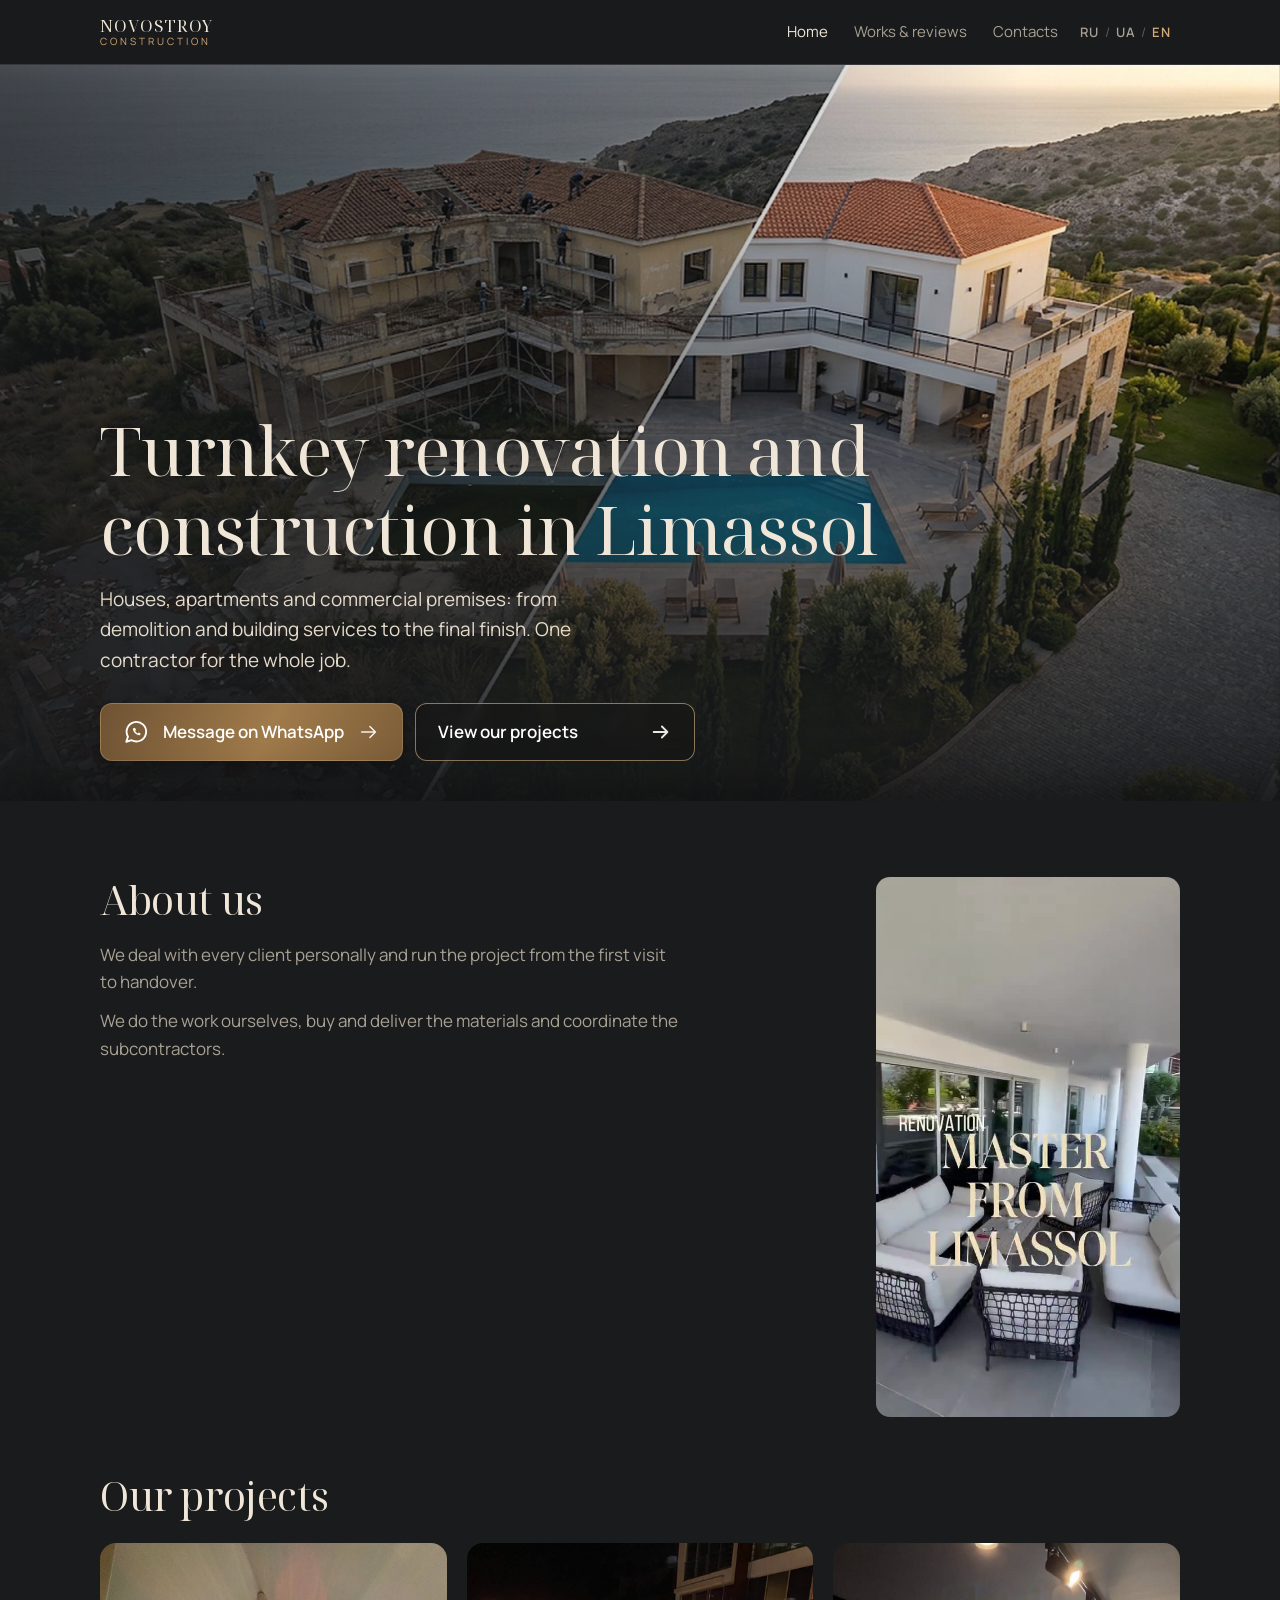
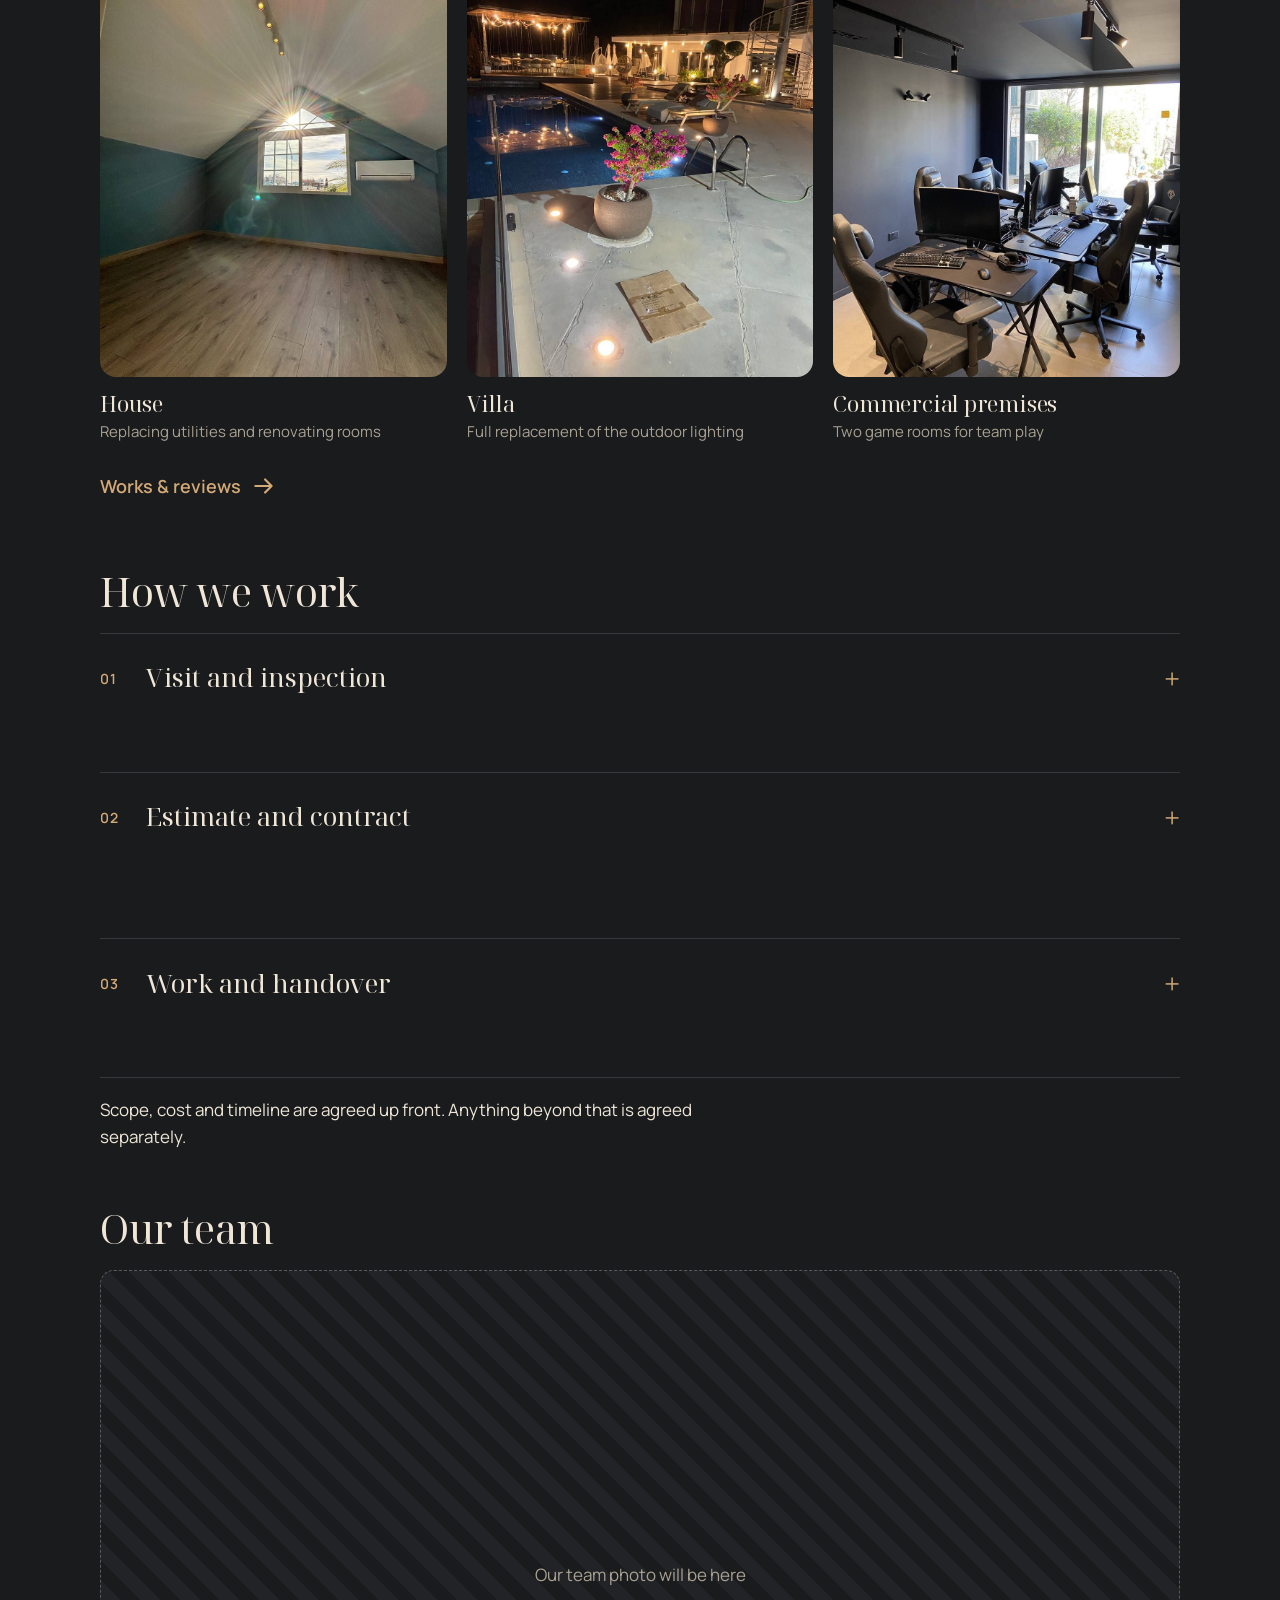
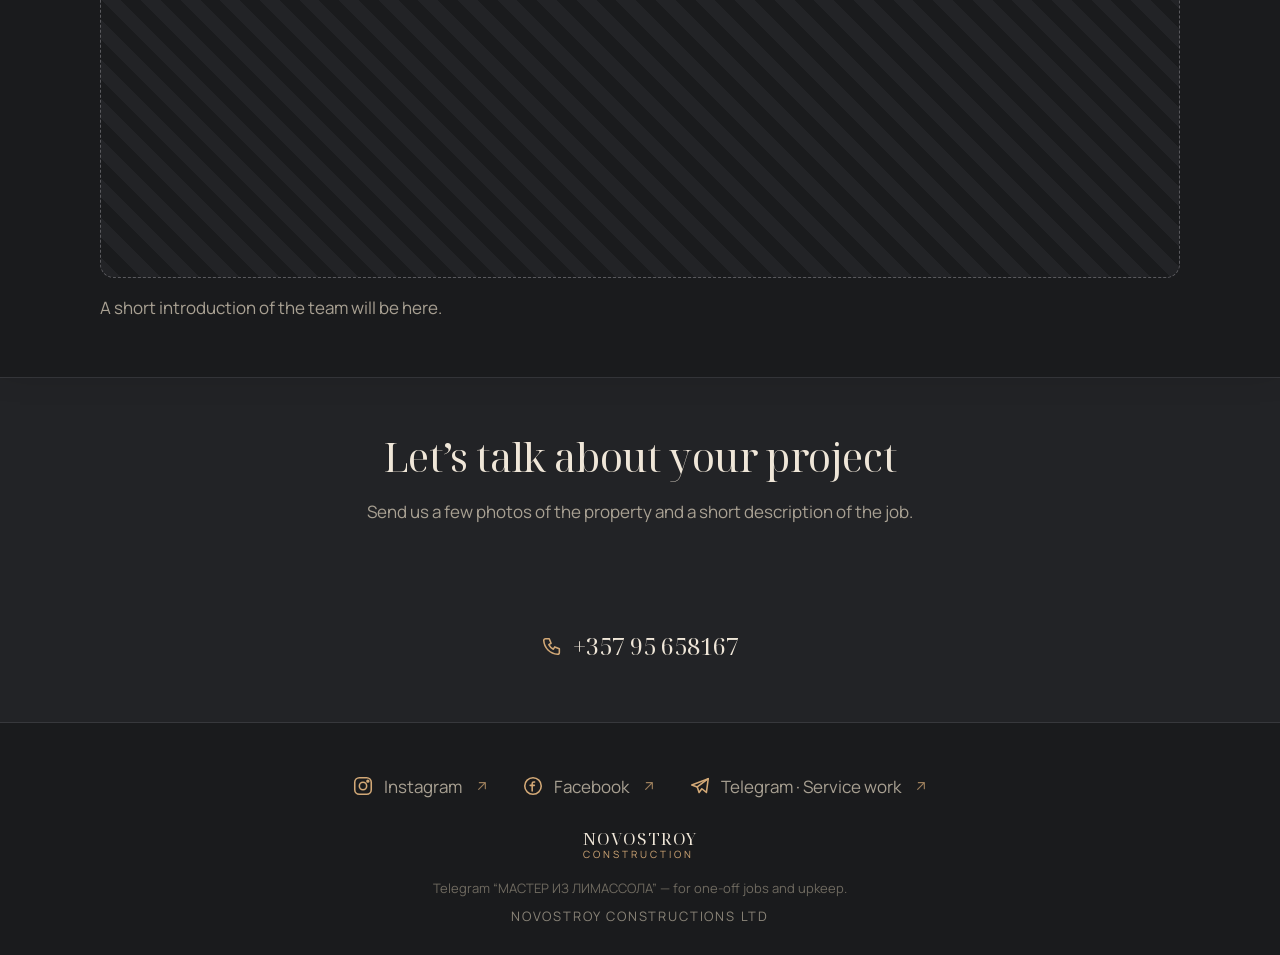
<file: index.html>
<!doctype html>
<html lang="ru">
<head>
<meta charset="utf-8">
<meta name="viewport" content="width=device-width, initial-scale=1, viewport-fit=cover">
<title>Ремонт под ключ в Лимассоле — Novostroy Construction</title>
<meta name="description" content="Ремонт под ключ в Лимассоле: квартиры, дома и коммерческие помещения. Электрика, кровля и гидроизоляция, кондиционирование, покраска, фасады. Выезд, смета и договор. Novostroy Construction.">
<link rel="canonical" href="https://novostroyconstruction.com.cy/">
<meta property="og:title" content="Ремонт под ключ в Лимассоле — Novostroy Construction">
<meta property="og:description" content="Ремонт под ключ в Лимассоле: квартиры, дома и коммерческие помещения. Электрика, кровля и гидроизоляция, кондиционирование, покраска, фасады. Выезд, смета и договор. Novostroy Construction.">
<meta property="og:type" content="website">
<meta property="og:url" content="https://novostroyconstruction.com.cy/">
<meta property="og:image" content="https://novostroyconstruction.com.cy/img/og.jpg">
<meta property="og:image:width" content="1200">
<meta property="og:image:height" content="630">
<meta property="og:image:alt" content="Novostroy Construction: ремонт и строительство под ключ в Лимассоле, до и после">
<meta property="og:site_name" content="Novostroy Construction">
<meta property="og:locale" content="ru_RU">
<meta name="twitter:card" content="summary_large_image">
<script type="application/ld+json">{"@context": "https://schema.org", "@type": "GeneralContractor", "name": "Novostroy Construction", "legalName": "NOVOSTROY CONSTRUCTIONS LTD", "url": "https://novostroyconstruction.com.cy/", "logo": "https://novostroyconstruction.com.cy/img/logo-mark.png", "image": "https://novostroyconstruction.com.cy/img/og.jpg", "telephone": "+35795658167", "description": "Ремонт и строительство под ключ в Лимассоле: дома, квартиры и коммерческие помещения, электрика, кровля и гидроизоляция, кондиционирование, покраска и фасады.", "areaServed": {"@type": "City", "name": "Limassol"}, "address": {"@type": "PostalAddress", "addressLocality": "Limassol", "addressCountry": "CY"}, "sameAs": ["https://www.instagram.com/novostroy.lim", "https://www.facebook.com/share/1E5EbctnuZ/", "https://t.me/MASTER_LIMASSOL"]}</script>
<link rel="icon" href="img/favicon.png">
<link rel="preconnect" href="https://fonts.googleapis.com">
<link rel="preconnect" href="https://fonts.gstatic.com" crossorigin>
<link href="https://fonts.googleapis.com/css2?family=Manrope:wght@400;500;600;700&family=Noto+Serif+Display:wght@400;500&display=swap" rel="stylesheet">
<link rel="stylesheet" href="css/base.css?v=31">
<link rel="stylesheet" href="css/home.css?v=31">
<script>document.documentElement.classList.add('js')</script>
</head>
<body data-page="home" data-title="title_home">
<div id="site-header"></div>
<main>
  <div class="hero">
    <div class="hs" data-hs><img src="img/hero-1.jpg" width="1920" alt="" class="on" fetchpriority="high"><img src="img/hero-2.jpg" width="1920" alt="" loading="lazy" decoding="async"><img src="img/hero-4.jpg" width="1920" alt="" loading="lazy" decoding="async"><img src="img/hero-3.jpg" width="1920" alt="" loading="lazy" decoding="async"></div>
    <div class="wrap">
      <h1 data-t="h_title">Ремонт и строительство под ключ в Лимассоле</h1>
      <p data-t="h_text">Дома, квартиры и коммерческие помещения: от демонтажа и инженерных систем до отделки. Один подрядчик на весь объект.</p>
      <div class="hbs"><a class="btn wal hb" href="#"></a><a class="btn ghost hb" href="works"><span data-t="h_btn">Посмотреть проекты</span><svg class="ar" viewBox="0 0 24 24" fill="none" stroke="currentColor" stroke-width="2" stroke-linecap="round" stroke-linejoin="round"><path d="M4 12h15M13 6l6 6-6 6"/></svg></a></div>
    </div>
  </div>

  <div class="sheet">
    <section>
      <div class="wrap two rvl">
        <div><h2 data-t="ab_h">О компании</h2><p data-t="ab_p1">С каждым клиентом общаемся лично и ведём объект от первого осмотра до сдачи.</p><p data-t="ab_p2">Работы выполняем сами, материалы закупаем и привозим, подрядчиков координируем.</p></div>
        <div class="vid intro"><video muted loop playsinline preload="none" poster="video/intro.jpg" data-src="video/intro.mp4"></video></div>
      </div>
    </section>

    <section style="padding-top:0">
      <div class="wrap rvl">
        <h2 data-t="ex_h">Наши объекты</h2>
        <div class="trio"><a class="pc" href="house"><img src="img/house-01.jpg" width="960" height="1280" loading="lazy" decoding="async" alt="Ремонт дома 300 м² в Лимассоле, фото 1"><h3 data-t="o2">Дом</h3><p data-t="o2d">Замена коммуникаций и ремонт помещений</p></a><a class="pc" href="villa"><img src="img/villa-01.jpg" width="960" height="1280" loading="lazy" decoding="async" alt="Замена освещения на вилле, Лимассол, фото 1"><h3 data-t="o1">Вилла</h3><p data-t="o1d">Полная замена уличного освещения</p></a><a class="pc" href="game"><img src="img/game-after2.jpg" width="960" height="1280" loading="lazy" decoding="async" alt="Игровая комната в Лимассоле после ремонта"><h3 data-t="o3c">Коммерческое помещение</h3><p data-t="o3d">Две игровые комнаты для командной игры</p></a></div>
        <div class="cap">
          <a class="link" href="works"><span data-t="ex_link">Работы и отзывы</span><svg viewBox="0 0 24 24" fill="none" stroke="currentColor" stroke-width="2" stroke-linecap="round" stroke-linejoin="round"><path d="M4 12h15M13 6l6 6-6 6"/></svg></a>
        </div>
      </div>
    </section>

    <section style="padding-top:0">
      <div class="wrap rvl">
        <h2 data-t="hw_h">Как работаем</h2>
        <div class="acc">
<div class="st on"><button class="sh"><b>01</b><span data-t="s1">Выезд и осмотр</span></button><div class="sb"><div><p data-t="s1p">Приезжаем на объект, смотрим, что нужно сделать, и обсуждаем задачу.</p></div></div></div>
<div class="st"><button class="sh"><b>02</b><span data-t="s2">Смета и договор</span></button><div class="sb"><div><p data-t="s2p">Считаем стоимость и сроки, фиксируем всё в договоре до начала работ.</p></div></div></div>
<div class="st"><button class="sh"><b>03</b><span data-t="s3">Работы и сдача</span></button><div class="sb"><div><p data-t="s3p">Завершаем работы и вместе с вами проверяем результат.</p></div></div></div>
        </div>
        <p class="note" data-t="hw_note">Объём работ, стоимость и сроки согласуем заранее. Всё, что выходит за рамки, оформляем отдельно.</p>
      </div>
    </section>

    <section style="padding-top:0">
      <div class="wrap rvl">
        <h2 data-t="tm_h">Наша команда</h2>
        <div class="team"><span data-t="tm_ph">Здесь будет фото нашей команды</span></div>
        <p style="margin-top:16px" data-t="tm_p">Короткое представление команды появится здесь.</p>
      </div>
    </section>
  </div>
</main>

<div id="site-cta"></div>
<div id="site-footer"></div>
<script src="js/config.js?v=31" defer></script>
<script src="js/i18n.js?v=31" defer></script>
<script src="js/common.js?v=31" defer></script>
<script src="js/home.js?v=31" defer></script>
</body>
</html>
</file>
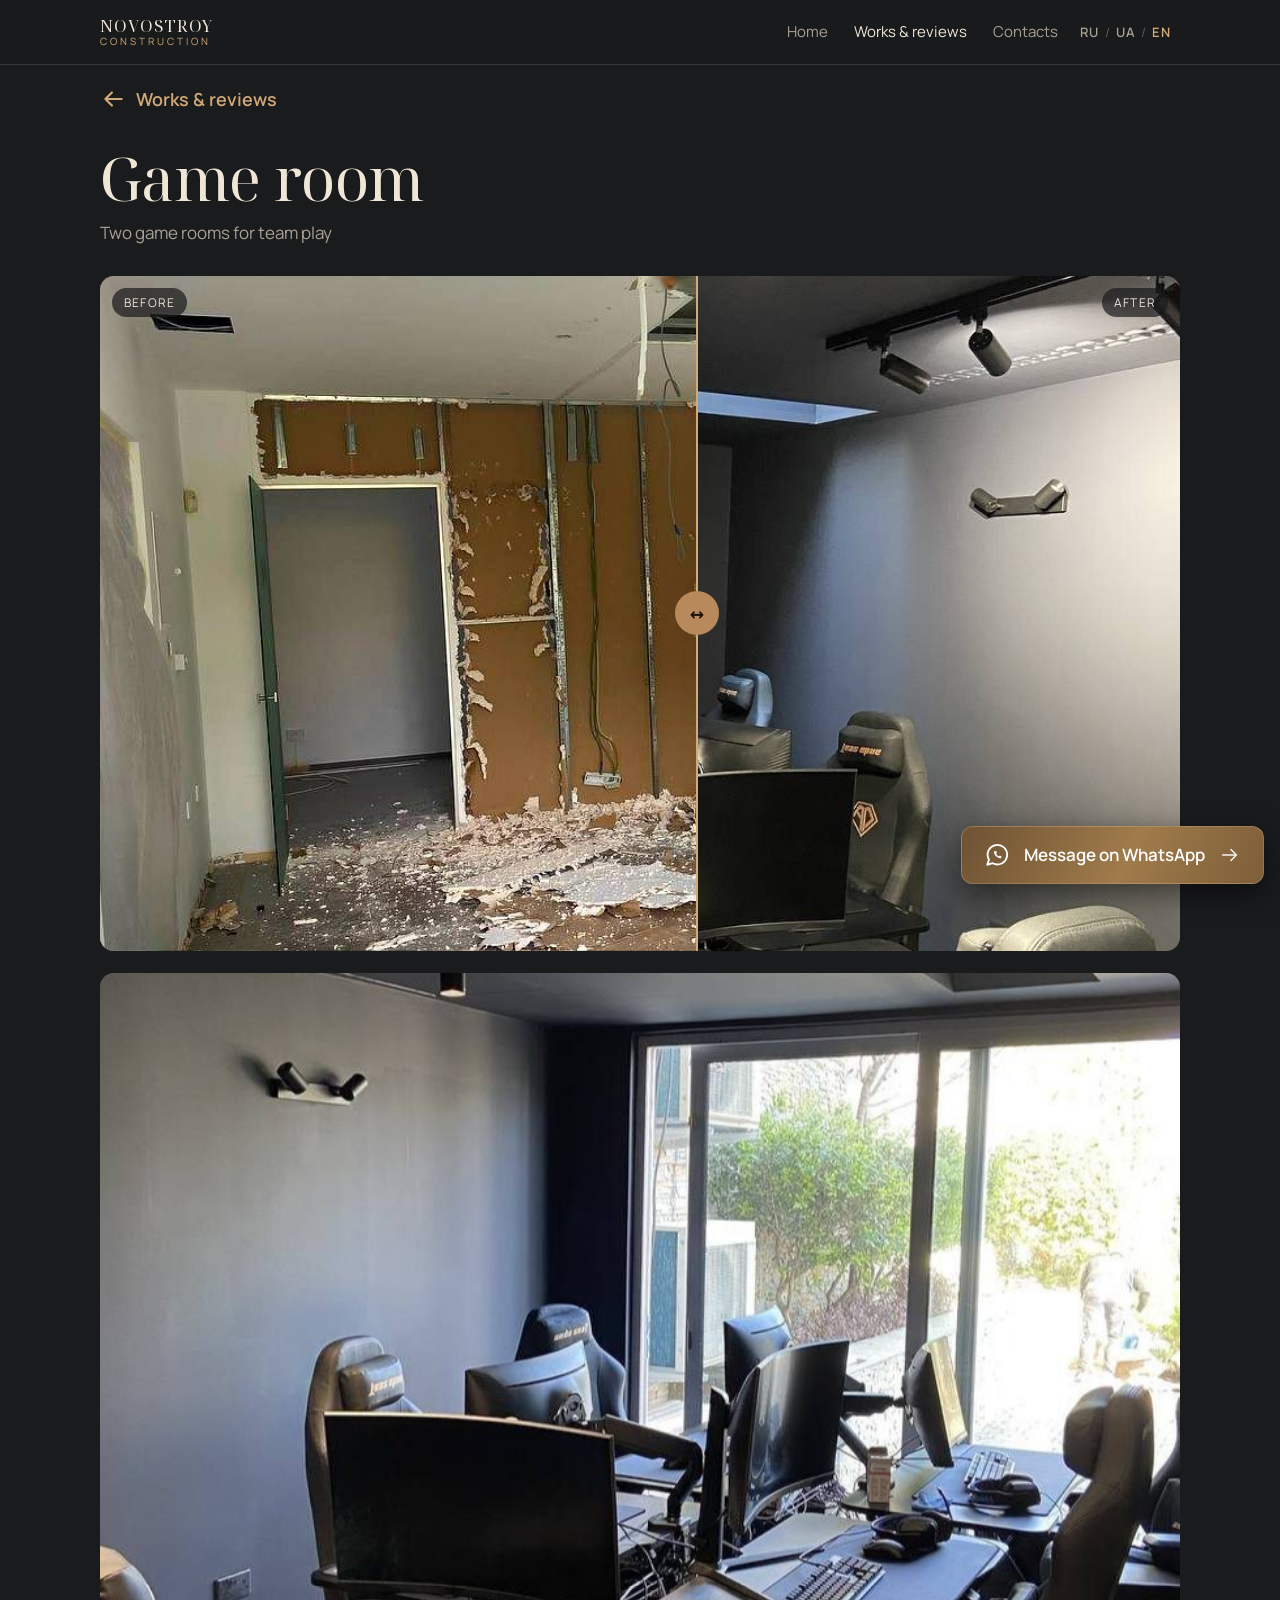
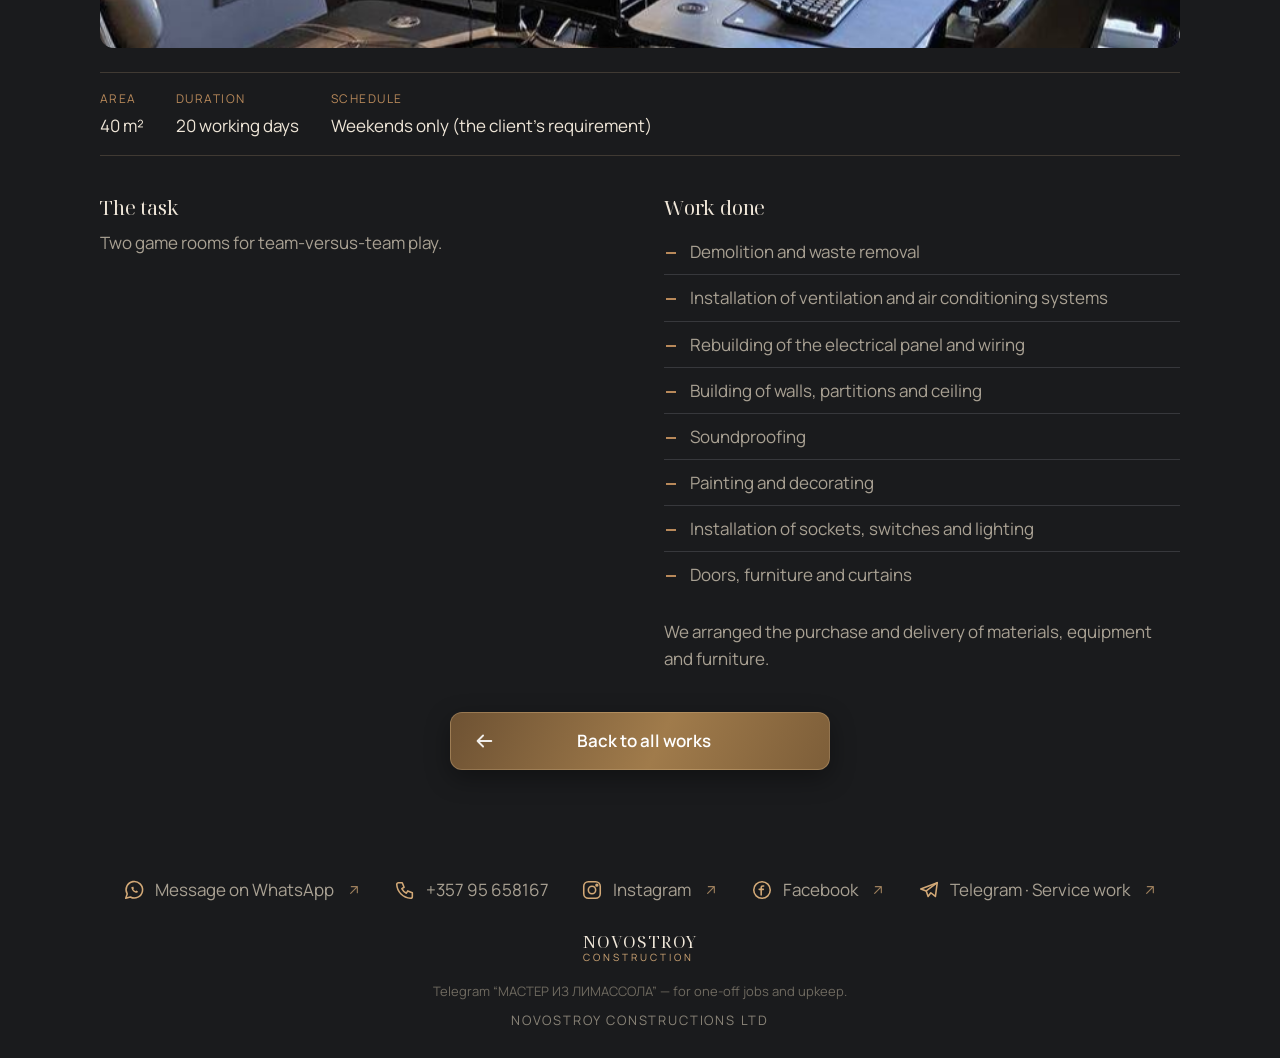
<file: game.html>
<!doctype html>
<html lang="ru">
<head>
<meta charset="utf-8">
<meta name="viewport" content="width=device-width, initial-scale=1, viewport-fit=cover">
<title>Ремонт игровой комнаты в Лимассоле — Novostroy Construction</title>
<meta name="description" content="Игровая комната — Две игровые комнаты для командной игры. Novostroy Construction, Лимассол.">
<link rel="canonical" href="https://novostroyconstruction.com.cy/game">
<meta property="og:title" content="Ремонт игровой комнаты в Лимассоле — Novostroy Construction">
<meta property="og:description" content="Игровая комната — Две игровые комнаты для командной игры. Novostroy Construction, Лимассол.">
<meta property="og:type" content="website">
<meta property="og:url" content="https://novostroyconstruction.com.cy/game">
<meta property="og:image" content="https://novostroyconstruction.com.cy/img/game-after2.jpg">
<meta property="og:site_name" content="Novostroy Construction">
<meta property="og:locale" content="ru_RU">
<meta name="twitter:card" content="summary_large_image">
<link rel="icon" href="img/favicon.png">
<link rel="preconnect" href="https://fonts.googleapis.com">
<link rel="preconnect" href="https://fonts.gstatic.com" crossorigin>
<link href="https://fonts.googleapis.com/css2?family=Manrope:wght@400;500;600;700&family=Noto+Serif+Display:wght@400;500&display=swap" rel="stylesheet">
<link rel="stylesheet" href="css/base.css?v=31">
<link rel="stylesheet" href="css/project.css?v=31">
<script>document.documentElement.classList.add('js')</script>
</head>
<body data-page="project" data-title="title_game">
<div id="site-header"></div>
<main class="wrap project">
  <a class="back" href="works"><svg viewBox="0 0 24 24" fill="none" stroke="currentColor" stroke-width="2" stroke-linecap="round" stroke-linejoin="round"><path d="M20 12H5M11 6l-6 6 6 6"/></svg><span data-t="back_w">Работы и отзывы</span></a>
  <div class="page-h"><h1 data-t="o3">Игровая комната</h1><p data-t="o3d">Две игровые комнаты для командной игры</p></div>
  <div class="ba real" data-ba><img src="img/game-after.jpg" width="960" height="1280" loading="lazy" decoding="async" alt="Игровая комната в Лимассоле после ремонта"><img class="b" src="img/game-before.jpg" width="960" height="1200" loading="lazy" decoding="async" alt="Игровая комната в Лимассоле до ремонта"><span class="ln"></span><span class="kn">↔</span><span class="tag l" data-t="before">До</span><span class="tag r" data-t="after">После</span><input type="range" min="0" max="100" value="50" aria-label="before / after"></div>
  <div class="gal n1"><div class="gi"><img src="img/game-after2.jpg" width="960" height="1280" loading="lazy" decoding="async" alt="Игровая комната в Лимассоле после ремонта"></div></div>
  <dl class="meta"><div><dt data-t="lbl_area">Площадь</dt><dd data-t="o3_area">40 м²</dd></div><div><dt data-t="lbl_term">Срок</dt><dd data-t="o3_term">20 рабочих дней</dd></div><div><dt data-t="lbl_sched">График</dt><dd data-t="o3_sched">Только по выходным (условие заказчика)</dd></div></dl>
  <div class="det">
    <div><h3 data-t="task">Задача</h3><p data-t="o3t">Две игровые комнаты для игры «команда на команду».</p></div>
    <div><h3 data-t="done">Что сделали</h3><ul class="ck"><li data-t="o3w1">Демонтаж и вывоз мусора</li><li data-t="o3w2">Установка систем вентиляции и кондиционирования</li><li data-t="o3w3">Пересборка электрощита и проводки</li><li data-t="o3w4">Возведение стен, перегородок и потолка</li><li data-t="o3w5">Шумоизоляция</li><li data-t="o3w6">Малярные работы</li><li data-t="o3w7">Установка розеток, выключателей и освещения</li><li data-t="o3w8">Двери, мебель, шторы</li></ul><p class="pnote" data-t="o3n">Закупку и доставку материалов, техники и мебели организовала наша компания.</p></div>
  </div>
  <div class="rev"></div>
  <div class="backbox"><a class="btn bk" href="works"><svg class="ar" viewBox="0 0 24 24" fill="none" stroke="currentColor" stroke-width="2" stroke-linecap="round" stroke-linejoin="round"><path d="M20 12H5M11 6l-6 6 6 6"/></svg><span data-t="back_all">Вернуться ко всем работам</span></a></div>
</main>

<div id="site-footer"></div>
<script src="js/config.js?v=31" defer></script>
<script src="js/i18n.js?v=31" defer></script>
<script src="js/common.js?v=31" defer></script>
<script src="js/project.js?v=31" defer></script>
</body>
</html>
</file>
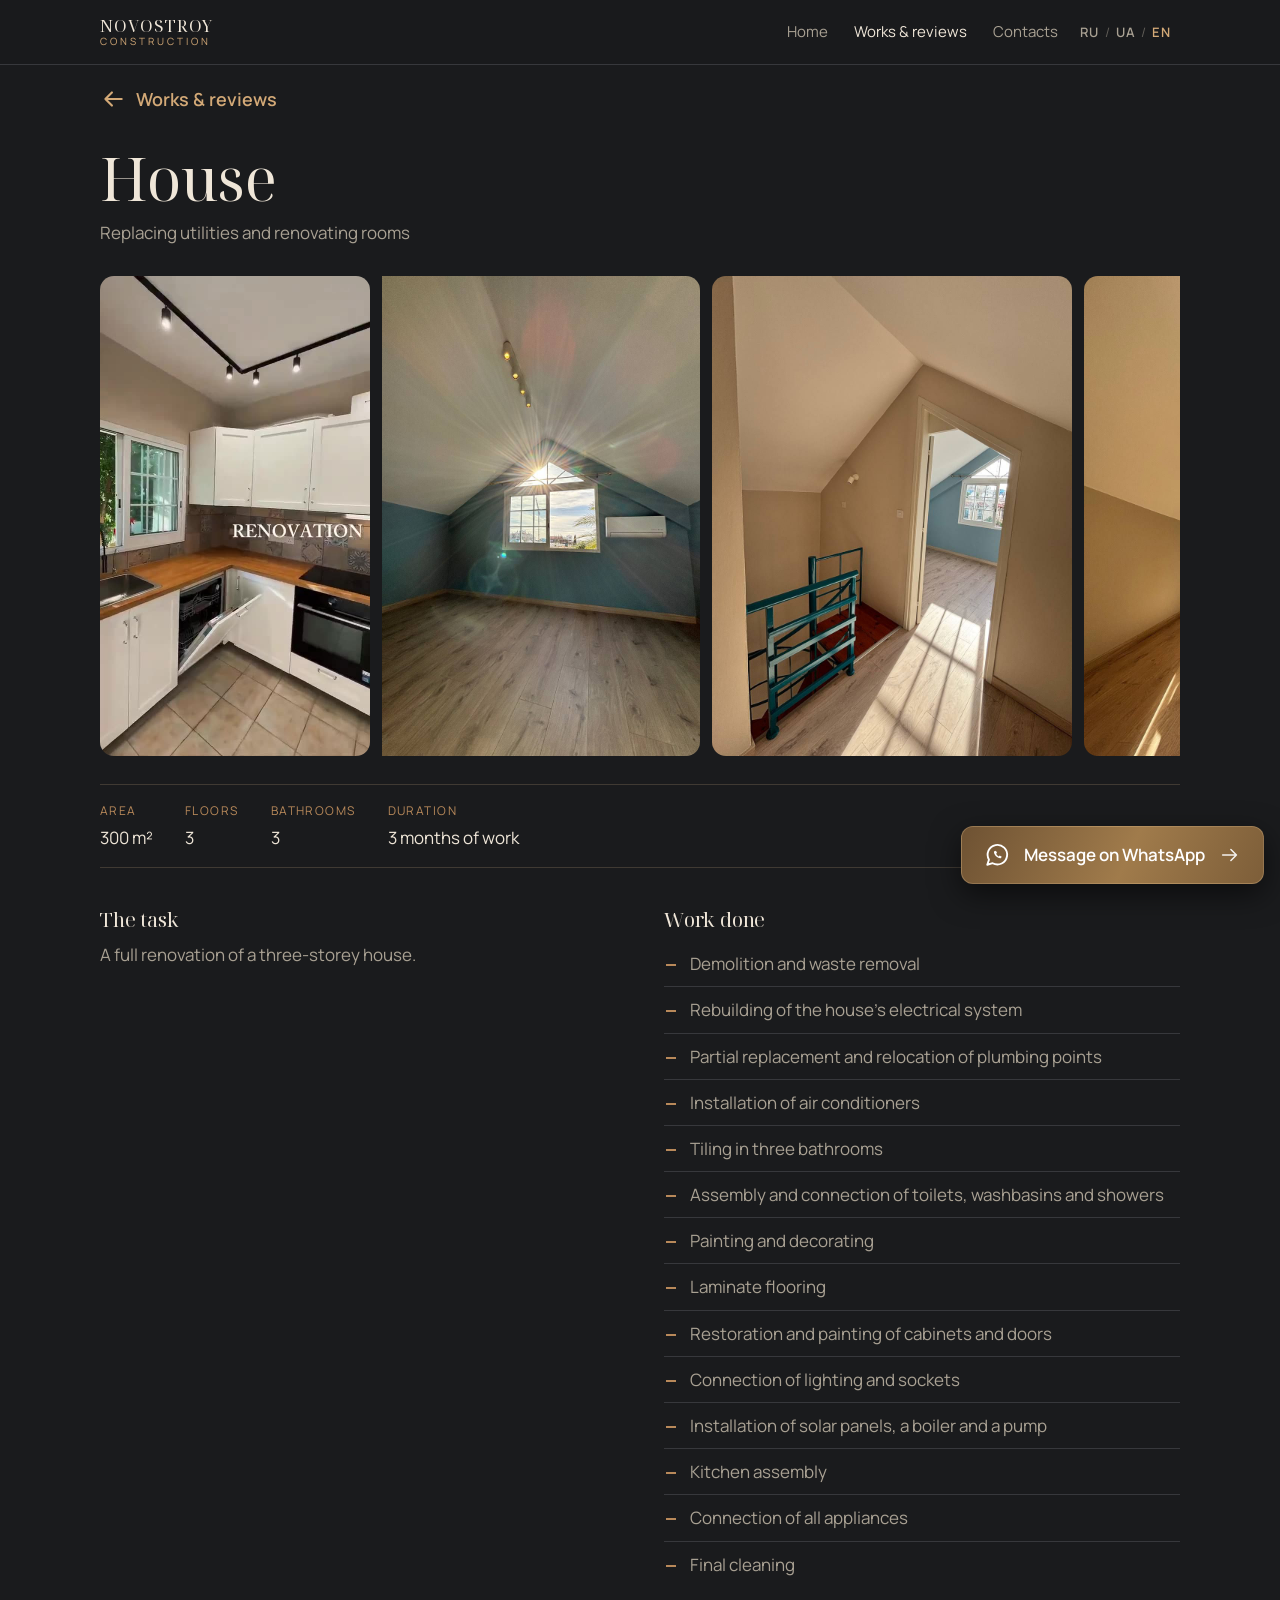
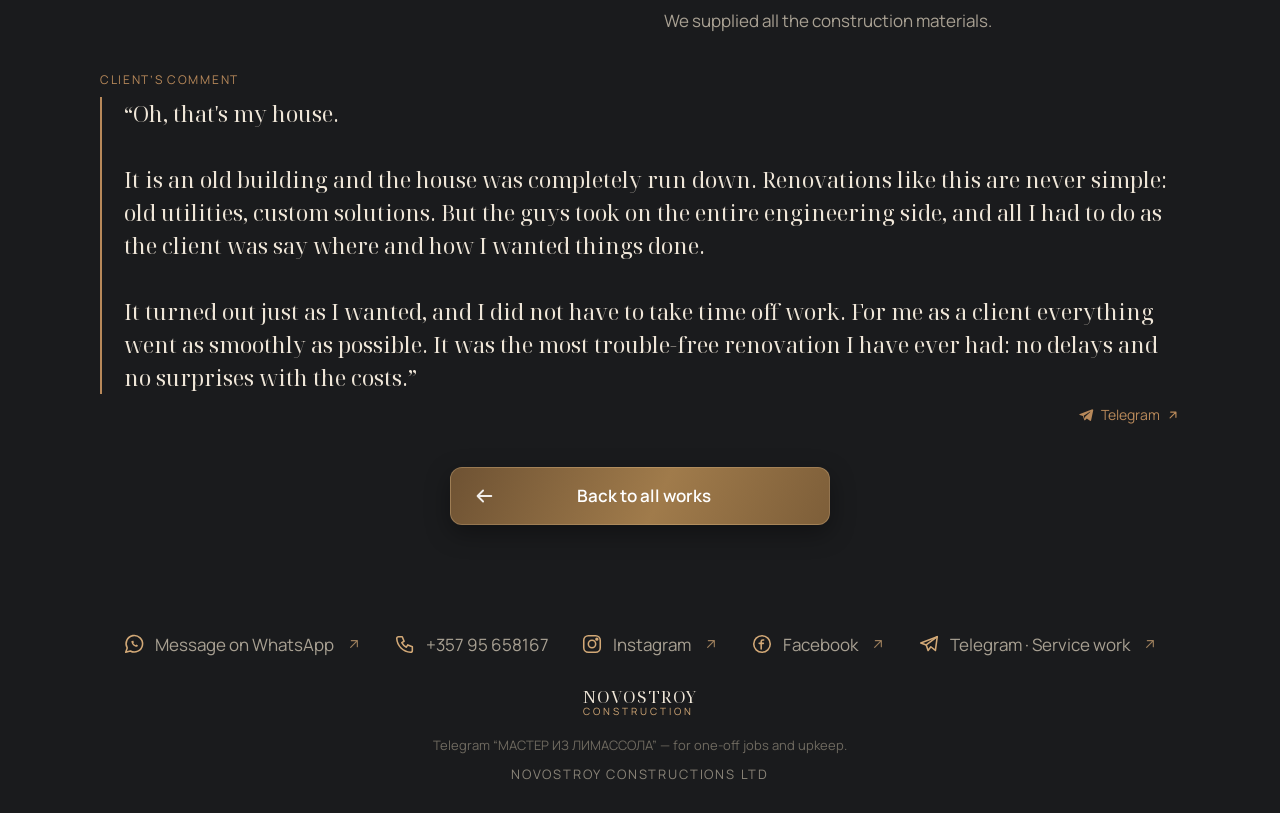
<file: house.html>
<!doctype html>
<html lang="ru">
<head>
<meta charset="utf-8">
<meta name="viewport" content="width=device-width, initial-scale=1, viewport-fit=cover">
<title>Ремонт дома 300 м² в Лимассоле — Novostroy Construction</title>
<meta name="description" content="Дом — Замена коммуникаций и ремонт помещений. Novostroy Construction, Лимассол.">
<link rel="canonical" href="https://novostroyconstruction.com.cy/house">
<meta property="og:title" content="Ремонт дома 300 м² в Лимассоле — Novostroy Construction">
<meta property="og:description" content="Дом — Замена коммуникаций и ремонт помещений. Novostroy Construction, Лимассол.">
<meta property="og:type" content="website">
<meta property="og:url" content="https://novostroyconstruction.com.cy/house">
<meta property="og:image" content="https://novostroyconstruction.com.cy/img/house-01.jpg">
<meta property="og:site_name" content="Novostroy Construction">
<meta property="og:locale" content="ru_RU">
<meta name="twitter:card" content="summary_large_image">
<link rel="icon" href="img/favicon.png">
<link rel="preconnect" href="https://fonts.googleapis.com">
<link rel="preconnect" href="https://fonts.gstatic.com" crossorigin>
<link href="https://fonts.googleapis.com/css2?family=Manrope:wght@400;500;600;700&family=Noto+Serif+Display:wght@400;500&display=swap" rel="stylesheet">
<link rel="stylesheet" href="css/base.css?v=31">
<link rel="stylesheet" href="css/project.css?v=31">
<script>document.documentElement.classList.add('js')</script>
</head>
<body data-page="project" data-title="title_house">
<div id="site-header"></div>
<main class="wrap project">
  <a class="back" href="works"><svg viewBox="0 0 24 24" fill="none" stroke="currentColor" stroke-width="2" stroke-linecap="round" stroke-linejoin="round"><path d="M20 12H5M11 6l-6 6 6 6"/></svg><span data-t="back_w">Работы и отзывы</span></a>
  <div class="page-h"><h1 data-t="o2">Дом</h1><p data-t="o2d">Замена коммуникаций и ремонт помещений</p></div>
  <div class="vrow"><div class="vid "><video muted loop playsinline preload="none" poster="video/house.jpg" data-src="video/house.mp4"></video></div><div class="mq big" data-mq><div class="mqt"><figure class="mi"><img src="img/house-01.jpg" width="960" height="1280" loading="lazy" decoding="async" alt="Ремонт дома 300 м² в Лимассоле, фото 1"></figure><figure class="mi"><img src="img/house-02.jpg" width="960" height="1280" loading="lazy" decoding="async" alt="Ремонт дома 300 м² в Лимассоле, фото 2"></figure><figure class="mi"><img src="img/house-03.jpg" width="960" height="1280" loading="lazy" decoding="async" alt="Ремонт дома 300 м² в Лимассоле, фото 3"></figure><figure class="mi"><img src="img/house-04.jpg" width="960" height="1280" loading="lazy" decoding="async" alt="Ремонт дома 300 м² в Лимассоле, фото 4"></figure><figure class="mi"><img src="img/house-05.jpg" width="960" height="1280" loading="lazy" decoding="async" alt="Ремонт дома 300 м² в Лимассоле, фото 5"></figure><figure class="mi"><img src="img/house-06.jpg" width="960" height="1280" loading="lazy" decoding="async" alt="Ремонт дома 300 м² в Лимассоле, фото 6"></figure><figure class="mi"><img src="img/house-07.jpg" width="960" height="1280" loading="lazy" decoding="async" alt="Ремонт дома 300 м² в Лимассоле, фото 7"></figure><figure class="mi"><img src="img/house-08.jpg" width="960" height="1280" loading="lazy" decoding="async" alt="Ремонт дома 300 м² в Лимассоле, фото 8"></figure><figure class="mi"><img src="img/house-09.jpg" width="960" height="1280" loading="lazy" decoding="async" alt="Ремонт дома 300 м² в Лимассоле, фото 9"></figure><figure class="mi"><img src="img/house-10.jpg" width="960" height="1280" loading="lazy" decoding="async" alt="Ремонт дома 300 м² в Лимассоле, фото 10"></figure><figure class="mi"><img src="img/house-11.jpg" width="960" height="1280" loading="lazy" decoding="async" alt="Ремонт дома 300 м² в Лимассоле, фото 11"></figure><figure class="mi"><img src="img/house-12.jpg" width="960" height="1280" loading="lazy" decoding="async" alt="Ремонт дома 300 м² в Лимассоле, фото 12"></figure></div></div></div>
  
  <dl class="meta"><div><dt data-t="lbl_area">Площадь</dt><dd data-t="o2_area">300 м²</dd></div><div><dt data-t="lbl_floors">Этажей</dt><dd data-t="o2_floors">3</dd></div><div><dt data-t="lbl_wc">Санузлов</dt><dd data-t="o2_wc">3</dd></div><div><dt data-t="lbl_term">Срок</dt><dd data-t="o2_term">3 месяца работы</dd></div></dl>
  <div class="det">
    <div><h3 data-t="task">Задача</h3><p data-t="o2t">Комплексный ремонт трёхэтажного дома.</p></div>
    <div><h3 data-t="done">Что сделали</h3><ul class="ck"><li data-t="o2w1">Демонтаж и вывоз мусора</li><li data-t="o2w2">Пересборка электросистемы дома</li><li data-t="o2w3">Частичная замена и перенос мокрых точек</li><li data-t="o2w4">Установка кондиционеров</li><li data-t="o2w5">Укладка плитки в трёх санузлах</li><li data-t="o2w6">Сборка и подключение туалетов, умывальников и душевых</li><li data-t="o2w7">Малярные работы</li><li data-t="o2w8">Укладка ламината</li><li data-t="o2w9">Реставрация и покраска шкафов и дверей</li><li data-t="o2w10">Подключение освещения и розеток</li><li data-t="o2w11">Установка солнечных батарей, бойлера и насоса</li><li data-t="o2w12">Сборка кухни</li><li data-t="o2w13">Подключение всех электроприборов</li><li data-t="o2w14">Клининг</li></ul><p class="pnote" data-t="o2n">Закупку строительных материалов обеспечила наша компания.</p></div>
  </div>
  <div class="rev"><a class="rvlink" href="https://t.me/MASTER_LIMASSOL/2321/6886" target="_blank" rel="noopener"><p class="rvlbl" data-t="rv_lbl">Комментарий заказчика</p><blockquote data-t="rv1">«О, да это мой дом.

Это старая постройка, и дом был весь убитый. Такие ремонты не бывают простыми: старые коммуникации, кастомные решения. Но ребята взяли на себя всю инженерную часть, мне как заказчику нужно было только говорить, где и как я хочу сделать.

Получилось так, как я и хотел, и мне не пришлось отрываться от работы. Для меня, как для заказчика, всё прошло максимально гладко. Самый беспроблемный ремонт из тех, что мне приходилось делать: без проблем со сроками и с предсказуемыми расходами.»</blockquote><span class="rvtg"><svg viewBox="0 0 24 24" width="16" height="16" fill="currentColor" aria-hidden="true"><path d="M21.5 3.3 2.9 10.5c-1.3.5-1.3 1.2-.2 1.5l4.7 1.5 1.8 5.6c.2.6.1.8.7.8.5 0 .7-.2 1-.5l2.3-2.3 4.8 3.5c.9.5 1.5.2 1.7-.8l3.1-14.6c.3-1.2-.5-1.8-1.3-1.4zM8.5 13.2l9.4-5.9c.4-.3.8-.1.5.2l-7.8 7-.3 3.3-1.8-4.6z"/></svg><span>Telegram</span><svg viewBox="0 0 24 24" width="14" height="14" fill="none" stroke="currentColor" stroke-width="2" stroke-linecap="round" stroke-linejoin="round" aria-hidden="true"><path d="M7 17 17 7M8 7h9v9"/></svg></span></a></div>
  <div class="backbox"><a class="btn bk" href="works"><svg class="ar" viewBox="0 0 24 24" fill="none" stroke="currentColor" stroke-width="2" stroke-linecap="round" stroke-linejoin="round"><path d="M20 12H5M11 6l-6 6 6 6"/></svg><span data-t="back_all">Вернуться ко всем работам</span></a></div>
</main>

<div id="site-footer"></div>
<script src="js/config.js?v=31" defer></script>
<script src="js/i18n.js?v=31" defer></script>
<script src="js/common.js?v=31" defer></script>
<script src="js/project.js?v=31" defer></script>
</body>
</html>
</file>
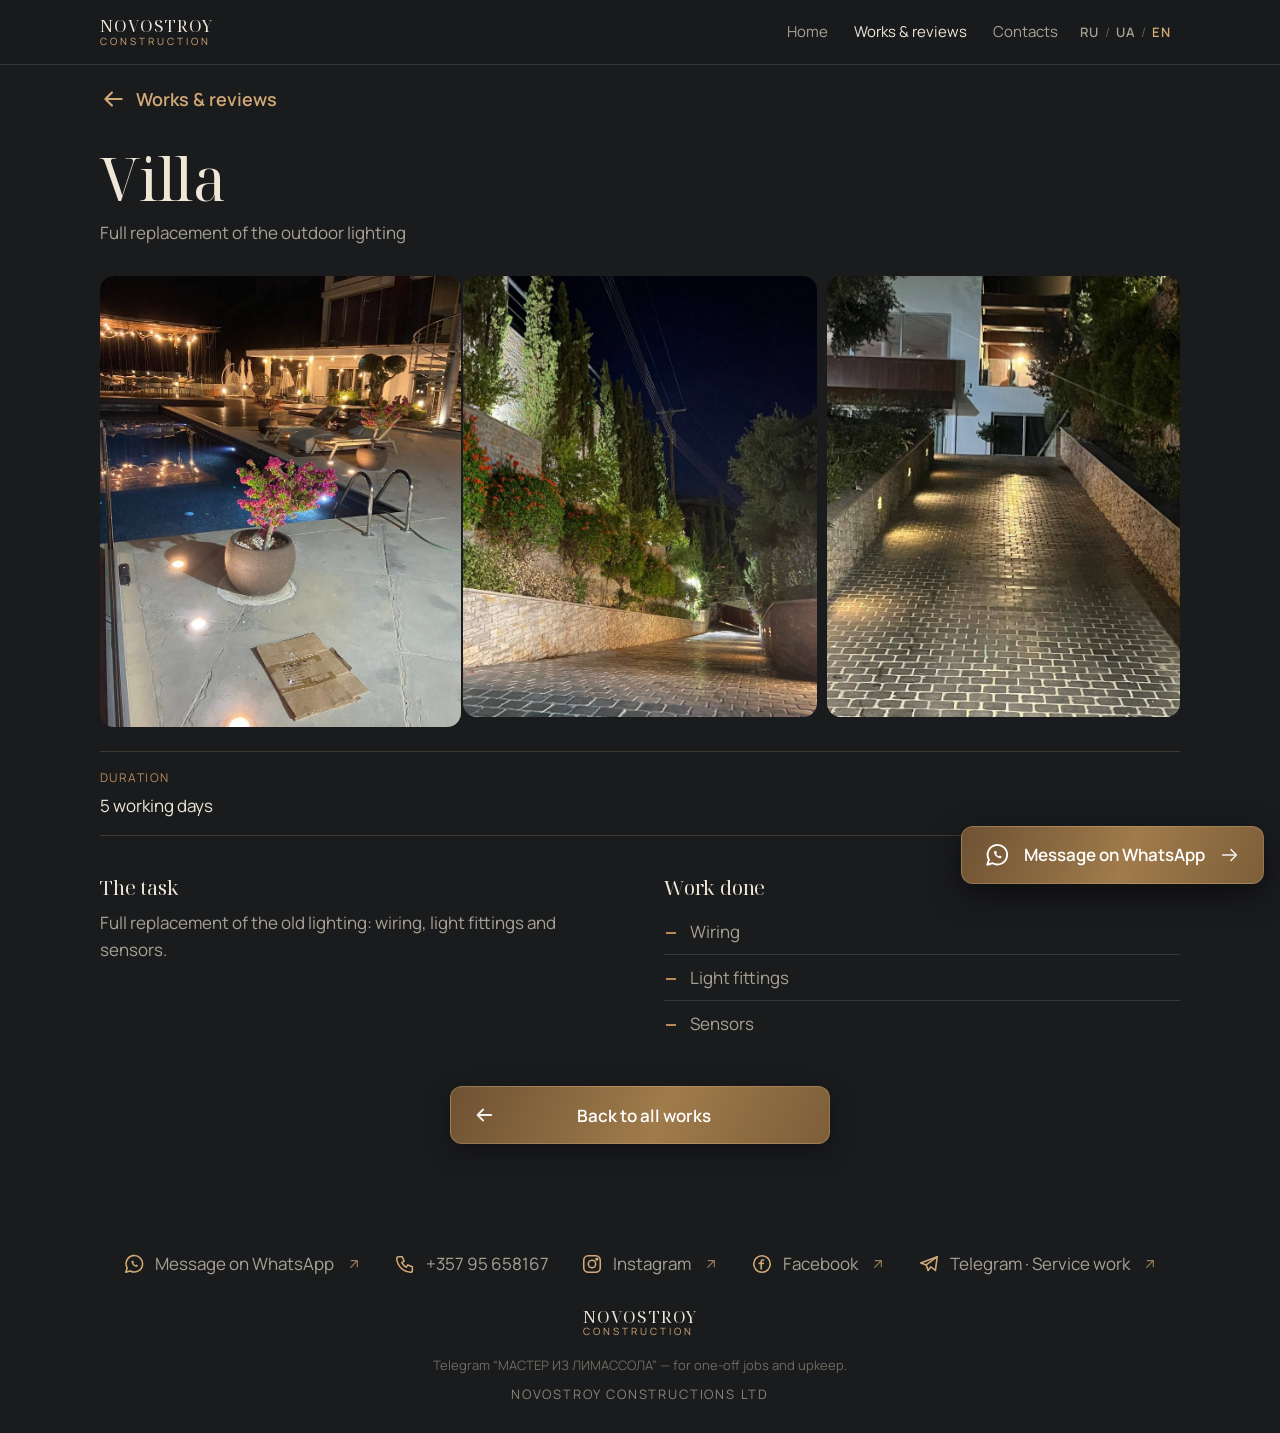
<file: villa.html>
<!doctype html>
<html lang="ru">
<head>
<meta charset="utf-8">
<meta name="viewport" content="width=device-width, initial-scale=1, viewport-fit=cover">
<title>Замена освещения на вилле, Лимассол — Novostroy Construction</title>
<meta name="description" content="Вилла — Полная замена уличного освещения. Novostroy Construction, Лимассол.">
<link rel="canonical" href="https://novostroyconstruction.com.cy/villa">
<meta property="og:title" content="Замена освещения на вилле, Лимассол — Novostroy Construction">
<meta property="og:description" content="Вилла — Полная замена уличного освещения. Novostroy Construction, Лимассол.">
<meta property="og:type" content="website">
<meta property="og:url" content="https://novostroyconstruction.com.cy/villa">
<meta property="og:image" content="https://novostroyconstruction.com.cy/img/villa-01.jpg">
<meta property="og:site_name" content="Novostroy Construction">
<meta property="og:locale" content="ru_RU">
<meta name="twitter:card" content="summary_large_image">
<link rel="icon" href="img/favicon.png">
<link rel="preconnect" href="https://fonts.googleapis.com">
<link rel="preconnect" href="https://fonts.gstatic.com" crossorigin>
<link href="https://fonts.googleapis.com/css2?family=Manrope:wght@400;500;600;700&family=Noto+Serif+Display:wght@400;500&display=swap" rel="stylesheet">
<link rel="stylesheet" href="css/base.css?v=31">
<link rel="stylesheet" href="css/project.css?v=31">
<script>document.documentElement.classList.add('js')</script>
</head>
<body data-page="project" data-title="title_villa">
<div id="site-header"></div>
<main class="wrap project">
  <a class="back" href="works"><svg viewBox="0 0 24 24" fill="none" stroke="currentColor" stroke-width="2" stroke-linecap="round" stroke-linejoin="round"><path d="M20 12H5M11 6l-6 6 6 6"/></svg><span data-t="back_w">Работы и отзывы</span></a>
  <div class="page-h"><h1 data-t="o1">Вилла</h1><p data-t="o1d">Полная замена уличного освещения</p></div>
  
  <div class="pg"><div class="gi"><img src="img/villa-01.jpg" width="960" height="1280" loading="lazy" decoding="async" alt="Замена освещения на вилле, Лимассол, фото 1"></div><div class="gi"><img src="img/villa-02.jpg" width="960" height="1280" loading="lazy" decoding="async" alt="Замена освещения на вилле, Лимассол, фото 2"></div><div class="gi"><img src="img/villa-03.jpg" width="960" height="1280" loading="lazy" decoding="async" alt="Замена освещения на вилле, Лимассол, фото 3"></div></div>
  <dl class="meta"><div><dt data-t="lbl_term">Срок</dt><dd data-t="o1_term">5 рабочих дней</dd></div></dl>
  <div class="det">
    <div><h3 data-t="task">Задача</h3><p data-t="o1t">Полная замена старого освещения: проводка, светильники, датчики.</p></div>
    <div><h3 data-t="done">Что сделали</h3><ul class="ck"><li data-t="o1w1">Проводка</li><li data-t="o1w2">Светильники</li><li data-t="o1w3">Датчики</li></ul></div>
  </div>
  <div class="rev"></div>
  <div class="backbox"><a class="btn bk" href="works"><svg class="ar" viewBox="0 0 24 24" fill="none" stroke="currentColor" stroke-width="2" stroke-linecap="round" stroke-linejoin="round"><path d="M20 12H5M11 6l-6 6 6 6"/></svg><span data-t="back_all">Вернуться ко всем работам</span></a></div>
</main>

<div id="site-footer"></div>
<script src="js/config.js?v=31" defer></script>
<script src="js/i18n.js?v=31" defer></script>
<script src="js/common.js?v=31" defer></script>
<script src="js/project.js?v=31" defer></script>
</body>
</html>
</file>
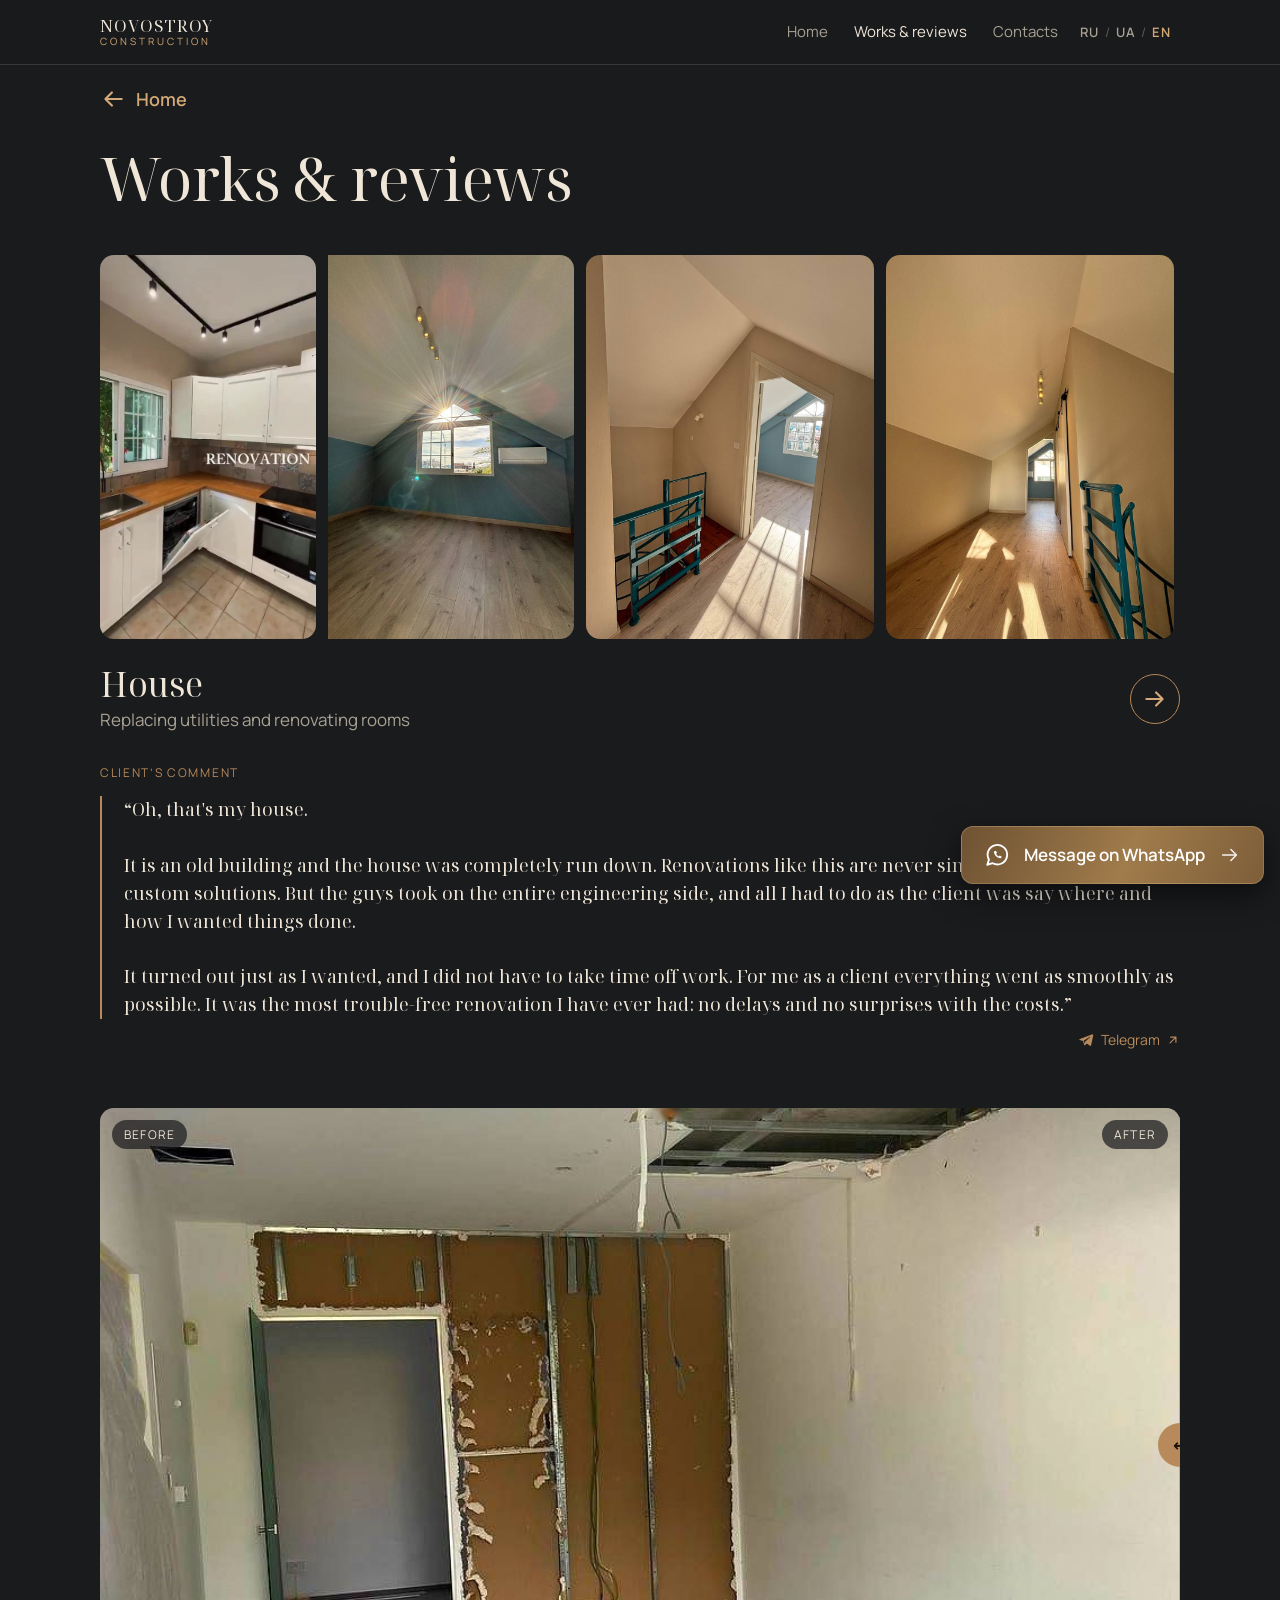
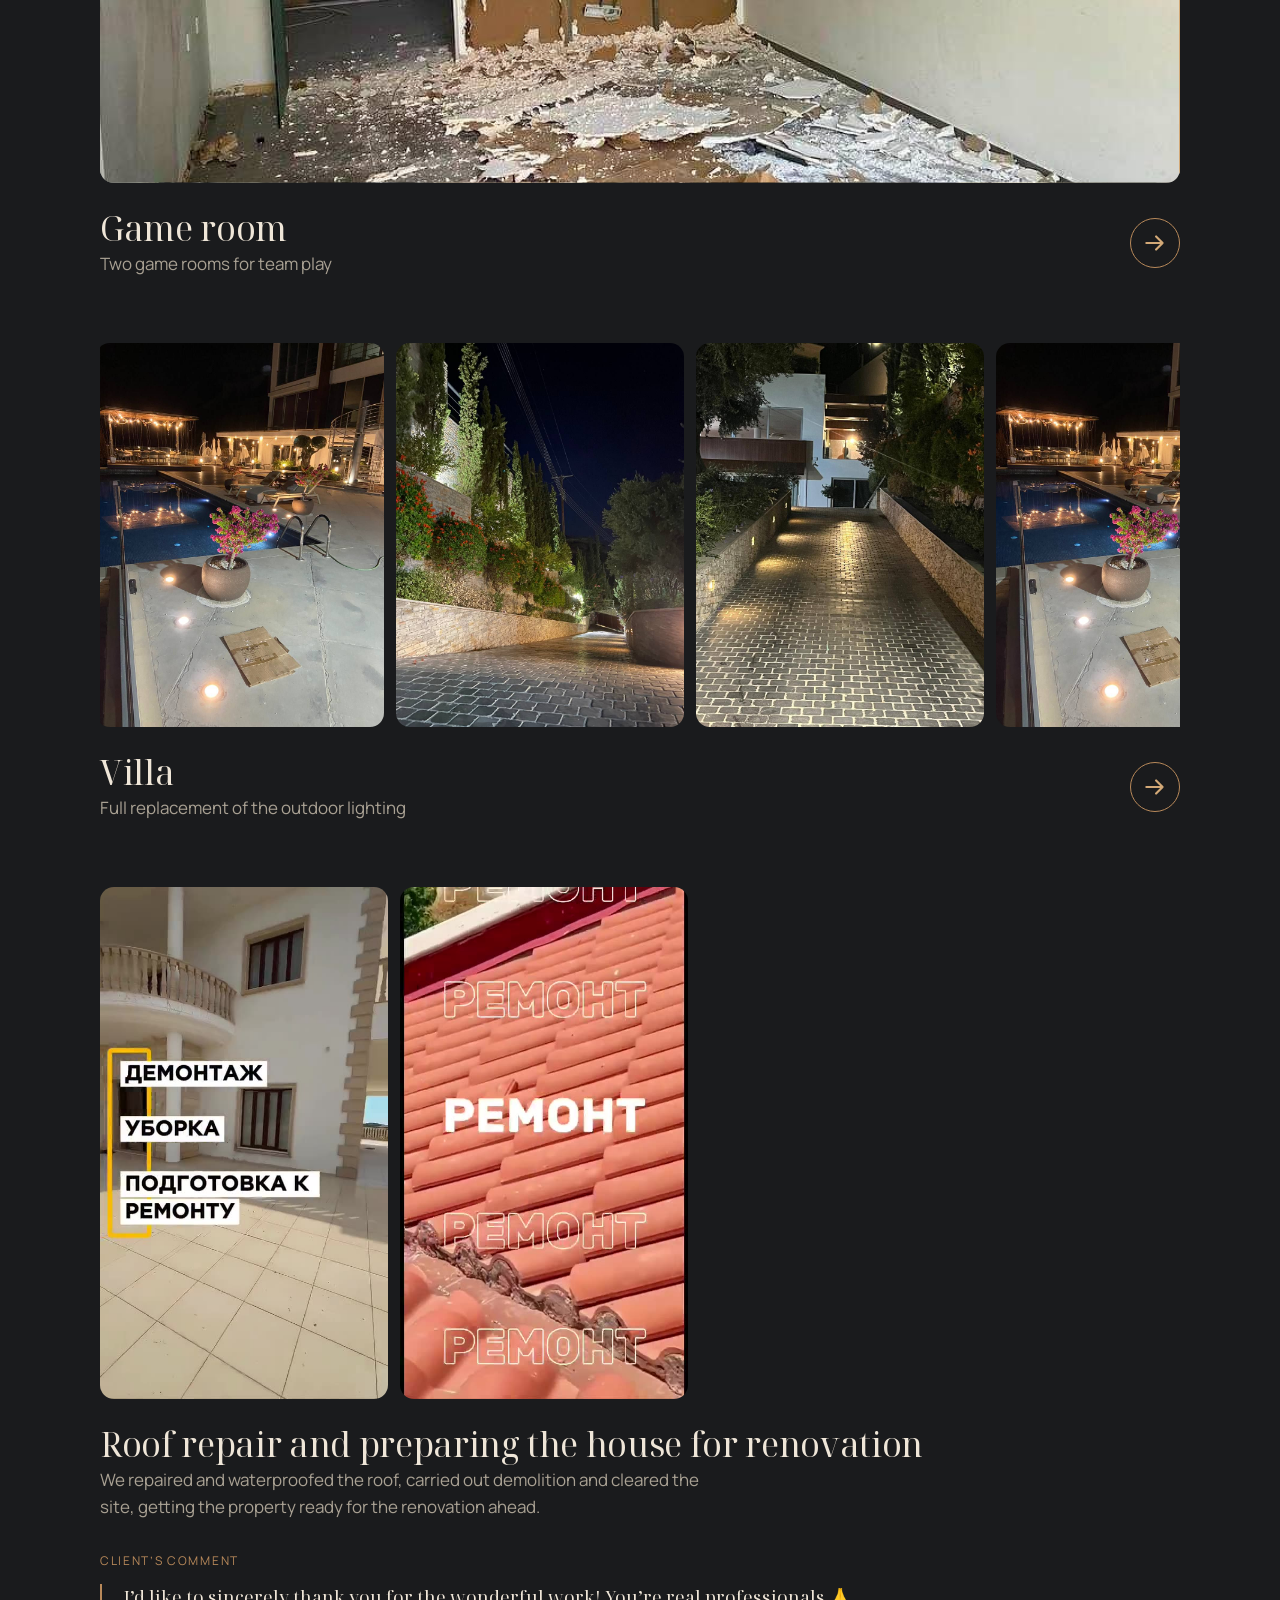
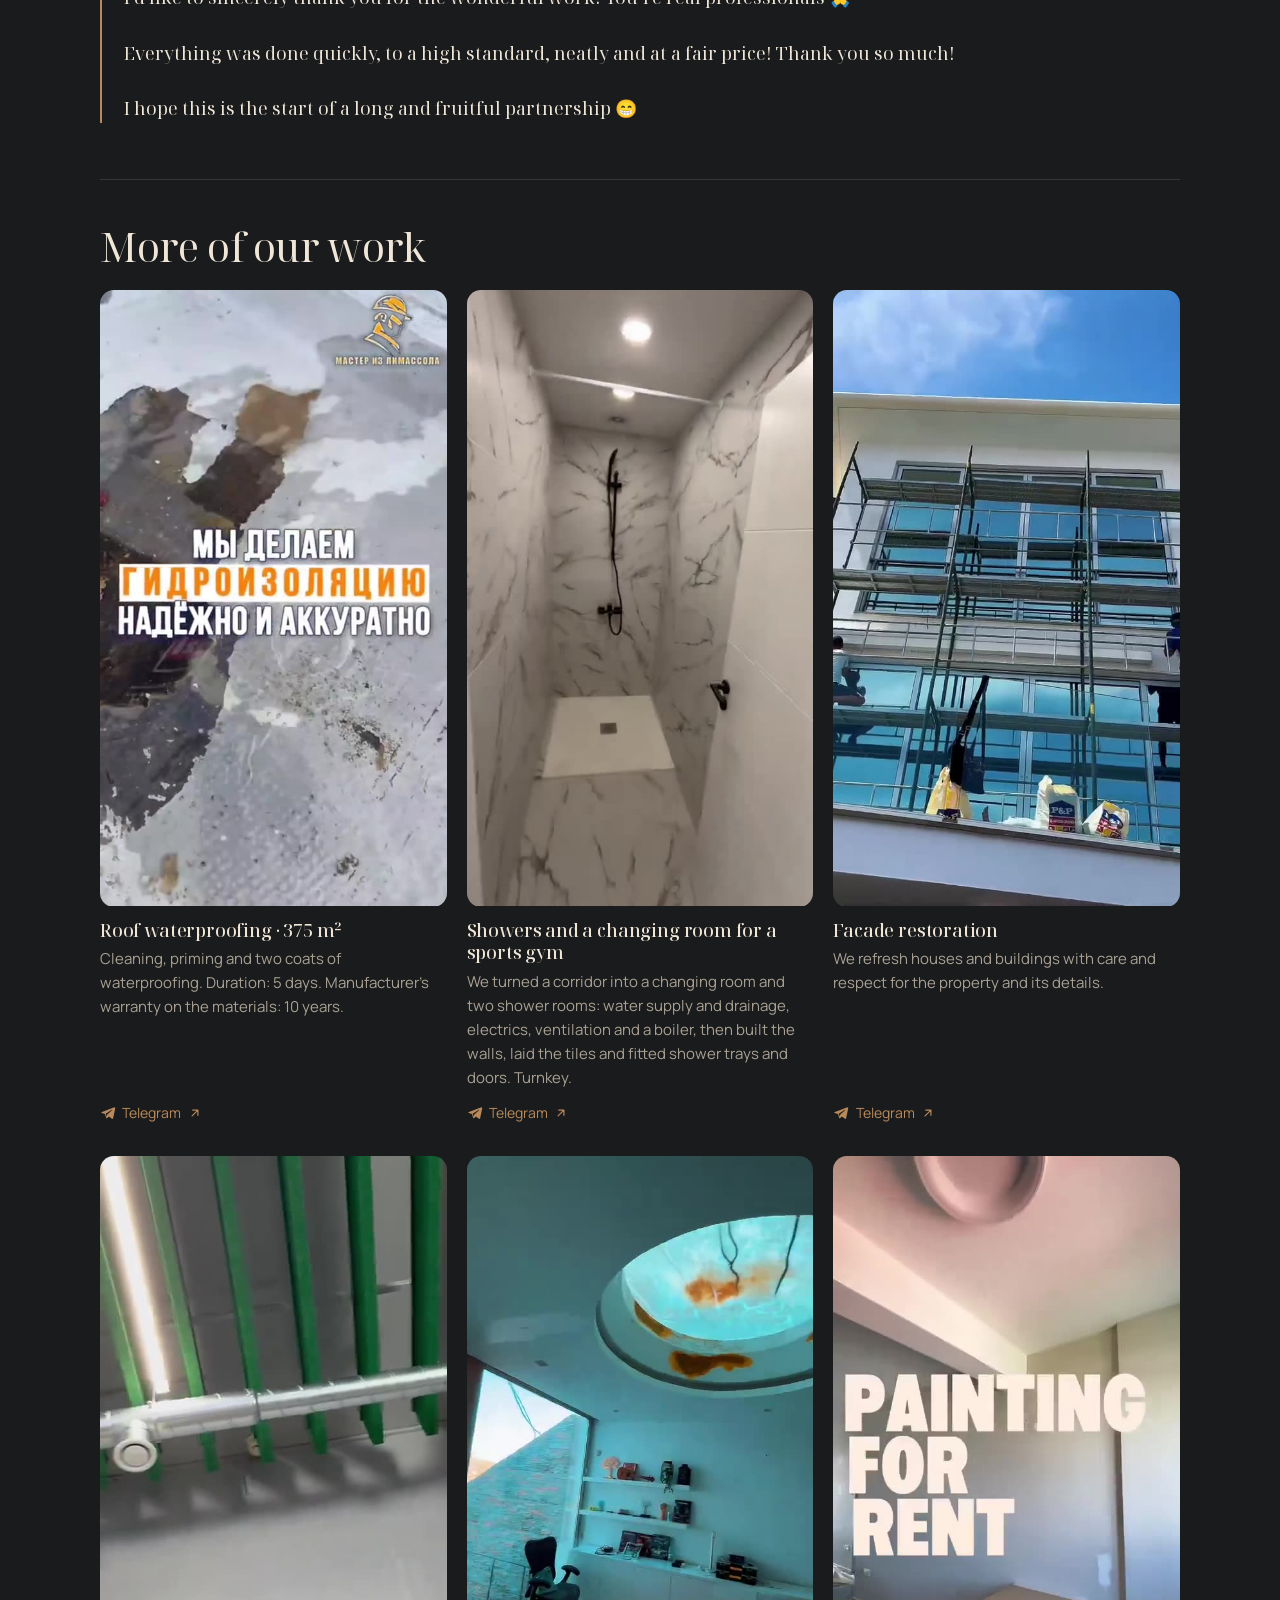
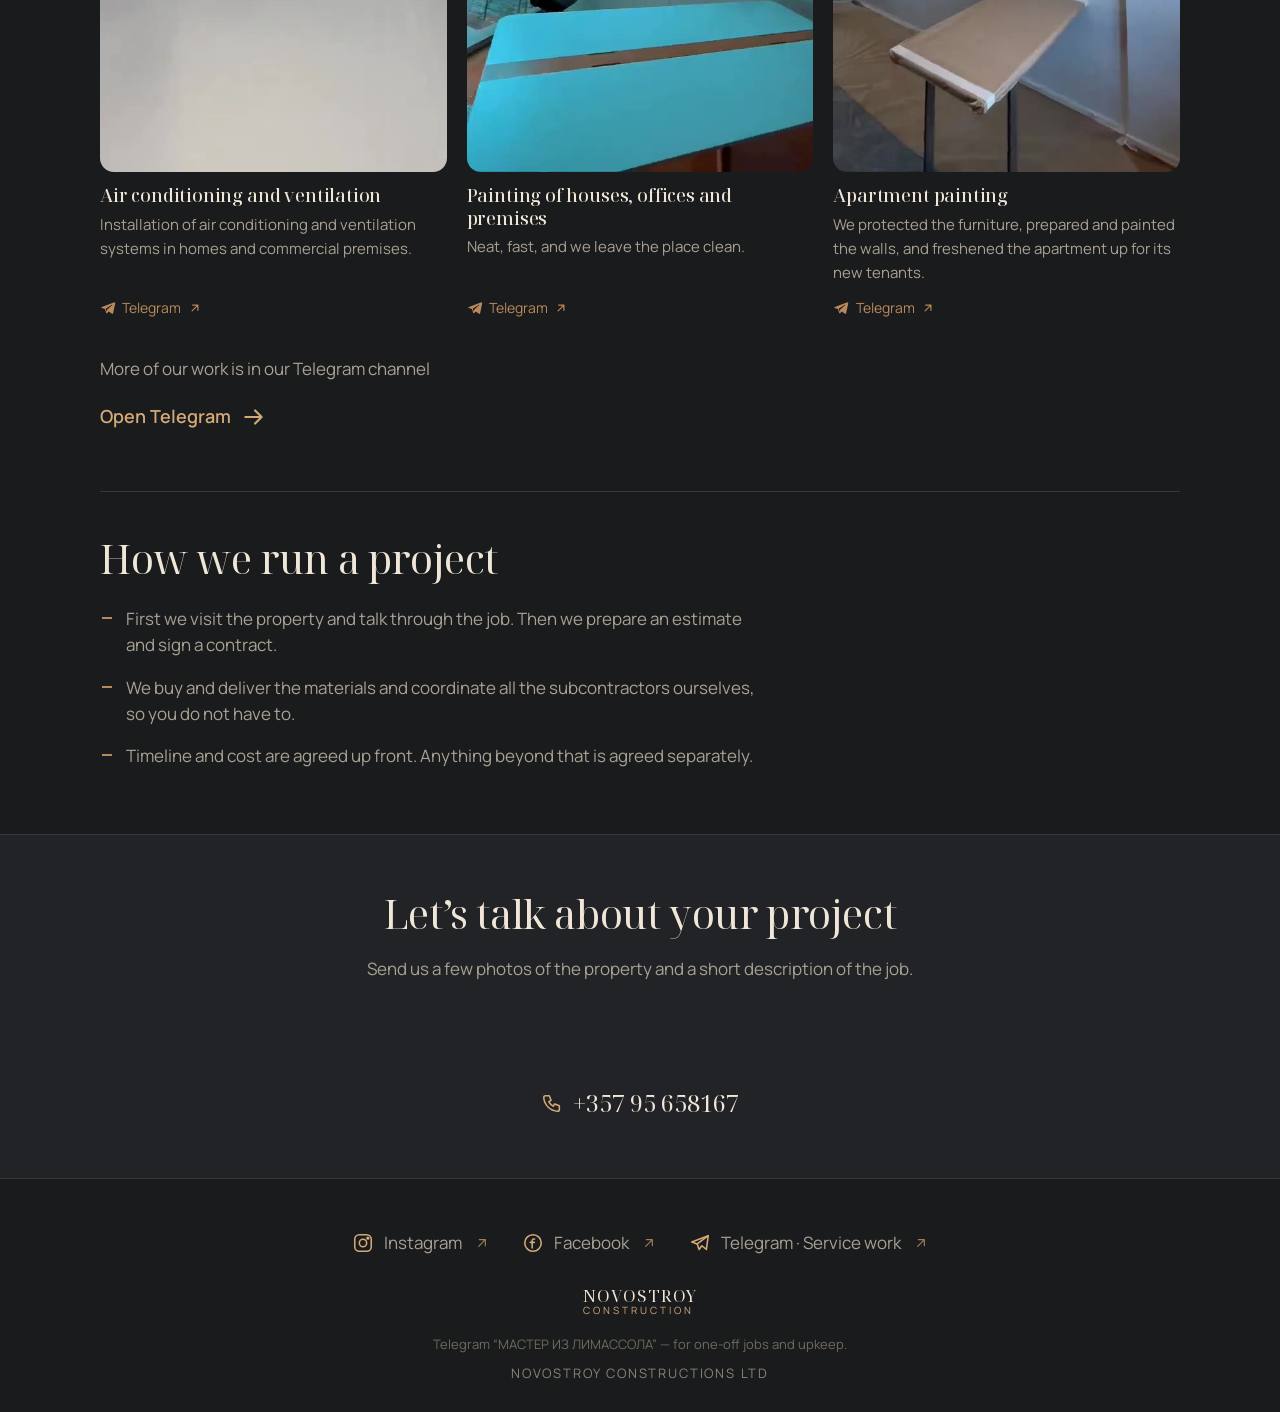
<file: works.html>
<!doctype html>
<html lang="ru">
<head>
<meta charset="utf-8">
<meta name="viewport" content="width=device-width, initial-scale=1, viewport-fit=cover">
<title>Наши работы и отзывы в Лимассоле — Novostroy Construction</title>
<meta name="description" content="Работы и отзывы клиентов Novostroy Construction в Лимассоле: ремонт дома, вилла, игровая комната, кровля, кондиционирование, покраска, фасады.">
<link rel="canonical" href="https://novostroyconstruction.com.cy/works">
<meta property="og:title" content="Наши работы и отзывы в Лимассоле — Novostroy Construction">
<meta property="og:description" content="Работы и отзывы клиентов Novostroy Construction в Лимассоле: ремонт дома, вилла, игровая комната, кровля, кондиционирование, покраска, фасады.">
<meta property="og:type" content="website">
<meta property="og:url" content="https://novostroyconstruction.com.cy/works">
<meta property="og:image" content="https://novostroyconstruction.com.cy/img/og.jpg">
<meta property="og:image:width" content="1200">
<meta property="og:image:height" content="630">
<meta property="og:image:alt" content="Novostroy Construction: ремонт и строительство под ключ в Лимассоле, до и после">
<meta property="og:site_name" content="Novostroy Construction">
<meta property="og:locale" content="ru_RU">
<meta name="twitter:card" content="summary_large_image">
<link rel="icon" href="img/favicon.png">
<link rel="preconnect" href="https://fonts.googleapis.com">
<link rel="preconnect" href="https://fonts.gstatic.com" crossorigin>
<link href="https://fonts.googleapis.com/css2?family=Manrope:wght@400;500;600;700&family=Noto+Serif+Display:wght@400;500&display=swap" rel="stylesheet">
<link rel="stylesheet" href="css/base.css?v=31">
<link rel="stylesheet" href="css/works.css?v=31">
<script>document.documentElement.classList.add('js')</script>
</head>
<body data-page="works" data-title="title_works">
<div id="site-header"></div>
<main class="wrap">
  <a class="back" href="./"><svg viewBox="0 0 24 24" fill="none" stroke="currentColor" stroke-width="2" stroke-linecap="round" stroke-linejoin="round"><path d="M20 12H5M11 6l-6 6 6 6"/></svg><span data-t="back">Главная</span></a>
  <div class="page-h"><h1 data-t="nav_works">Работы и отзывы</h1></div>
    <article class="card rvl">
      <div class="vrow"><div class="vid "><video muted loop playsinline preload="none" poster="video/house.jpg" data-src="video/house.mp4"></video></div><div class="mq card" data-mq><div class="mqt"><figure class="mi"><img src="img/house-01.jpg" width="960" height="1280" loading="lazy" decoding="async" alt="Ремонт дома 300 м² в Лимассоле, фото 1"></figure><figure class="mi"><img src="img/house-02.jpg" width="960" height="1280" loading="lazy" decoding="async" alt="Ремонт дома 300 м² в Лимассоле, фото 2"></figure><figure class="mi"><img src="img/house-03.jpg" width="960" height="1280" loading="lazy" decoding="async" alt="Ремонт дома 300 м² в Лимассоле, фото 3"></figure><figure class="mi"><img src="img/house-04.jpg" width="960" height="1280" loading="lazy" decoding="async" alt="Ремонт дома 300 м² в Лимассоле, фото 4"></figure><figure class="mi"><img src="img/house-05.jpg" width="960" height="1280" loading="lazy" decoding="async" alt="Ремонт дома 300 м² в Лимассоле, фото 5"></figure><figure class="mi"><img src="img/house-06.jpg" width="960" height="1280" loading="lazy" decoding="async" alt="Ремонт дома 300 м² в Лимассоле, фото 6"></figure><figure class="mi"><img src="img/house-07.jpg" width="960" height="1280" loading="lazy" decoding="async" alt="Ремонт дома 300 м² в Лимассоле, фото 7"></figure><figure class="mi"><img src="img/house-08.jpg" width="960" height="1280" loading="lazy" decoding="async" alt="Ремонт дома 300 м² в Лимассоле, фото 8"></figure><figure class="mi"><img src="img/house-09.jpg" width="960" height="1280" loading="lazy" decoding="async" alt="Ремонт дома 300 м² в Лимассоле, фото 9"></figure><figure class="mi"><img src="img/house-10.jpg" width="960" height="1280" loading="lazy" decoding="async" alt="Ремонт дома 300 м² в Лимассоле, фото 10"></figure><figure class="mi"><img src="img/house-11.jpg" width="960" height="1280" loading="lazy" decoding="async" alt="Ремонт дома 300 м² в Лимассоле, фото 11"></figure><figure class="mi"><img src="img/house-12.jpg" width="960" height="1280" loading="lazy" decoding="async" alt="Ремонт дома 300 м² в Лимассоле, фото 12"></figure></div></div></div>
      <a class="ct" href="house">
        <div><h2 data-t="o2">Дом</h2><p data-t="o2d">Замена коммуникаций и ремонт помещений</p></div>
        <span class="go"><svg viewBox="0 0 24 24" fill="none" stroke="currentColor" stroke-width="2" stroke-linecap="round" stroke-linejoin="round"><path d="M4 12h15M13 6l6 6-6 6"/></svg></span>
      </a>
      <a class="rvlink" href="https://t.me/MASTER_LIMASSOL/2321/6886" target="_blank" rel="noopener"><p class="rvlbl" data-t="rv_lbl">Комментарий заказчика</p><blockquote data-t="rv1">«О, да это мой дом.

Это старая постройка, и дом был весь убитый. Такие ремонты не бывают простыми: старые коммуникации, кастомные решения. Но ребята взяли на себя всю инженерную часть, мне как заказчику нужно было только говорить, где и как я хочу сделать.

Получилось так, как я и хотел, и мне не пришлось отрываться от работы. Для меня, как для заказчика, всё прошло максимально гладко. Самый беспроблемный ремонт из тех, что мне приходилось делать: без проблем со сроками и с предсказуемыми расходами.»</blockquote><span class="rvtg"><svg viewBox="0 0 24 24" width="16" height="16" fill="currentColor" aria-hidden="true"><path d="M21.5 3.3 2.9 10.5c-1.3.5-1.3 1.2-.2 1.5l4.7 1.5 1.8 5.6c.2.6.1.8.7.8.5 0 .7-.2 1-.5l2.3-2.3 4.8 3.5c.9.5 1.5.2 1.7-.8l3.1-14.6c.3-1.2-.5-1.8-1.3-1.4zM8.5 13.2l9.4-5.9c.4-.3.8-.1.5.2l-7.8 7-.3 3.3-1.8-4.6z"/></svg><span>Telegram</span><svg viewBox="0 0 24 24" width="14" height="14" fill="none" stroke="currentColor" stroke-width="2" stroke-linecap="round" stroke-linejoin="round" aria-hidden="true"><path d="M7 17 17 7M8 7h9v9"/></svg></span></a>
    </article>
    <article class="card rvl">
      <div class="ba real" data-ba><img src="img/game-after.jpg" width="960" height="1280" loading="lazy" decoding="async" alt="Игровая комната в Лимассоле после ремонта"><img class="b" src="img/game-before.jpg" width="960" height="1200" loading="lazy" decoding="async" alt="Игровая комната в Лимассоле до ремонта"><span class="ln"></span><span class="kn">↔</span><span class="tag l" data-t="before">До</span><span class="tag r" data-t="after">После</span><input type="range" min="0" max="100" value="50" aria-label="before / after"></div>
      <a class="ct" href="game">
        <div><h2 data-t="o3">Игровая комната</h2><p data-t="o3d">Две игровые комнаты для командной игры</p></div>
        <span class="go"><svg viewBox="0 0 24 24" fill="none" stroke="currentColor" stroke-width="2" stroke-linecap="round" stroke-linejoin="round"><path d="M4 12h15M13 6l6 6-6 6"/></svg></span>
      </a>
      
    </article>
    <article class="card rvl">
      <div class="mq card" data-mq><div class="mqt"><figure class="mi"><img src="img/villa-01.jpg" width="960" height="1280" loading="lazy" decoding="async" alt="Замена освещения на вилле, Лимассол, фото 1"></figure><figure class="mi"><img src="img/villa-02.jpg" width="960" height="1280" loading="lazy" decoding="async" alt="Замена освещения на вилле, Лимассол, фото 2"></figure><figure class="mi"><img src="img/villa-03.jpg" width="960" height="1280" loading="lazy" decoding="async" alt="Замена освещения на вилле, Лимассол, фото 3"></figure></div></div>
      <a class="ct" href="villa">
        <div><h2 data-t="o1">Вилла</h2><p data-t="o1d">Полная замена уличного освещения</p></div>
        <span class="go"><svg viewBox="0 0 24 24" fill="none" stroke="currentColor" stroke-width="2" stroke-linecap="round" stroke-linejoin="round"><path d="M4 12h15M13 6l6 6-6 6"/></svg></span>
      </a>
      
    </article>

    <article class="card rvl">
      <div class="vpair"><div class="vid "><video muted loop playsinline preload="none" poster="video/villa2-clean.jpg" data-src="video/villa2-clean.mp4"></video></div><div class="vid "><video muted loop playsinline preload="none" poster="video/villa2-roof.jpg" data-src="video/villa2-roof.mp4"></video></div></div>
      <a class="ct tgc" href="https://t.me/MASTER_LIMASSOL/2321/6863" target="_blank" rel="noopener"><div><h2 data-t="o4">Ремонт кровли и подготовка дома к ремонту</h2><p data-t="o4d">Выполнили ремонт и гидроизоляцию крыши, демонтажные работы и уборку территории. Подготовили объект к дальнейшему ремонту.</p></div></a>
      <p class="rvlbl" data-t="rv_lbl">Комментарий заказчика</p><blockquote data-t="rv2">Хочу выразить свою искреннюю благодарность за прекрасно выполненную работу! Вы большие молодцы 🙏

Всё было сделано быстро, качественно, аккуратно и по разумной цене! Большое Вам спасибо!

Надеюсь, это начало долгого и плодотворного сотрудничества 😁</blockquote>
    </article>

  <section class="more rvl">
    <h2 data-t="more_h">Другие работы</h2>
    <div class="vgrid"><a class="vw" href="https://t.me/MASTER_LIMASSOL/2321/5582" target="_blank" rel="noopener"><div class="vid "><video muted loop playsinline preload="none" poster="video/roof.jpg" data-src="video/roof.mp4"></video></div><h3 data-t="v_roof">Гидроизоляция крыши · 375 м²</h3><p data-t="v_roofp">Очистка, грунтование и нанесение двух слоёв гидроизоляции. Срок — 5 дней. Гарантия производителя на материалы — 10 лет.</p><span class="rvtg"><svg viewBox="0 0 24 24" width="16" height="16" fill="currentColor" aria-hidden="true"><path d="M21.5 3.3 2.9 10.5c-1.3.5-1.3 1.2-.2 1.5l4.7 1.5 1.8 5.6c.2.6.1.8.7.8.5 0 .7-.2 1-.5l2.3-2.3 4.8 3.5c.9.5 1.5.2 1.7-.8l3.1-14.6c.3-1.2-.5-1.8-1.3-1.4zM8.5 13.2l9.4-5.9c.4-.3.8-.1.5.2l-7.8 7-.3 3.3-1.8-4.6z"/></svg><span>Telegram</span><svg viewBox="0 0 24 24" width="14" height="14" fill="none" stroke="currentColor" stroke-width="2" stroke-linecap="round" stroke-linejoin="round" aria-hidden="true"><path d="M7 17 17 7M8 7h9v9"/></svg></span></a><a class="vw" href="https://t.me/MASTER_LIMASSOL/2321/6834?single" target="_blank" rel="noopener"><div class="vid "><video muted loop playsinline preload="none" poster="video/bb.jpg" data-src="video/bb.mp4"></video></div><h3 data-t="v_bb">Душевые и раздевалка для спортивного зала</h3><p data-t="v_bbp">Преобразовали коридор в раздевалку и две душевые комнаты. Провели водоснабжение и канализацию, смонтировали электрику, вентиляцию и бойлер. Возвели стены, уложили плитку, установили душевые поддоны и двери. Под ключ.</p><span class="rvtg"><svg viewBox="0 0 24 24" width="16" height="16" fill="currentColor" aria-hidden="true"><path d="M21.5 3.3 2.9 10.5c-1.3.5-1.3 1.2-.2 1.5l4.7 1.5 1.8 5.6c.2.6.1.8.7.8.5 0 .7-.2 1-.5l2.3-2.3 4.8 3.5c.9.5 1.5.2 1.7-.8l3.1-14.6c.3-1.2-.5-1.8-1.3-1.4zM8.5 13.2l9.4-5.9c.4-.3.8-.1.5.2l-7.8 7-.3 3.3-1.8-4.6z"/></svg><span>Telegram</span><svg viewBox="0 0 24 24" width="14" height="14" fill="none" stroke="currentColor" stroke-width="2" stroke-linecap="round" stroke-linejoin="round" aria-hidden="true"><path d="M7 17 17 7M8 7h9v9"/></svg></span></a><a class="vw" href="https://t.me/MASTER_LIMASSOL/2321/6446" target="_blank" rel="noopener"><div class="vid "><video muted loop playsinline preload="none" poster="video/facade.jpg" data-src="video/facade.mp4"></video></div><h3 data-t="v_facade">Реставрация фасадов</h3><p data-t="v_facadep">Обновляем дома и здания аккуратно, с уважением к объекту и деталям.</p><span class="rvtg"><svg viewBox="0 0 24 24" width="16" height="16" fill="currentColor" aria-hidden="true"><path d="M21.5 3.3 2.9 10.5c-1.3.5-1.3 1.2-.2 1.5l4.7 1.5 1.8 5.6c.2.6.1.8.7.8.5 0 .7-.2 1-.5l2.3-2.3 4.8 3.5c.9.5 1.5.2 1.7-.8l3.1-14.6c.3-1.2-.5-1.8-1.3-1.4zM8.5 13.2l9.4-5.9c.4-.3.8-.1.5.2l-7.8 7-.3 3.3-1.8-4.6z"/></svg><span>Telegram</span><svg viewBox="0 0 24 24" width="14" height="14" fill="none" stroke="currentColor" stroke-width="2" stroke-linecap="round" stroke-linejoin="round" aria-hidden="true"><path d="M7 17 17 7M8 7h9v9"/></svg></span></a><a class="vw" href="https://t.me/MASTER_LIMASSOL/2321/6525" target="_blank" rel="noopener"><div class="vid "><video muted loop playsinline preload="none" poster="video/ac.jpg" data-src="video/ac.mp4"></video></div><h3 data-t="v_ac">Кондиционирование и вентиляция</h3><p data-t="v_acp">Монтаж систем кондиционирования и вентиляции в домах и коммерческих помещениях.</p><span class="rvtg"><svg viewBox="0 0 24 24" width="16" height="16" fill="currentColor" aria-hidden="true"><path d="M21.5 3.3 2.9 10.5c-1.3.5-1.3 1.2-.2 1.5l4.7 1.5 1.8 5.6c.2.6.1.8.7.8.5 0 .7-.2 1-.5l2.3-2.3 4.8 3.5c.9.5 1.5.2 1.7-.8l3.1-14.6c.3-1.2-.5-1.8-1.3-1.4zM8.5 13.2l9.4-5.9c.4-.3.8-.1.5.2l-7.8 7-.3 3.3-1.8-4.6z"/></svg><span>Telegram</span><svg viewBox="0 0 24 24" width="14" height="14" fill="none" stroke="currentColor" stroke-width="2" stroke-linecap="round" stroke-linejoin="round" aria-hidden="true"><path d="M7 17 17 7M8 7h9v9"/></svg></span></a><a class="vw" href="https://t.me/MASTER_LIMASSOL/2321/6431" target="_blank" rel="noopener"><div class="vid "><video muted loop playsinline preload="none" poster="video/paint.jpg" data-src="video/paint.mp4"></video></div><h3 data-t="v_paint">Покраска домов, офисов и помещений</h3><p data-t="v_paintp">Аккуратно, быстро, после работы остаётся чисто.</p><span class="rvtg"><svg viewBox="0 0 24 24" width="16" height="16" fill="currentColor" aria-hidden="true"><path d="M21.5 3.3 2.9 10.5c-1.3.5-1.3 1.2-.2 1.5l4.7 1.5 1.8 5.6c.2.6.1.8.7.8.5 0 .7-.2 1-.5l2.3-2.3 4.8 3.5c.9.5 1.5.2 1.7-.8l3.1-14.6c.3-1.2-.5-1.8-1.3-1.4zM8.5 13.2l9.4-5.9c.4-.3.8-.1.5.2l-7.8 7-.3 3.3-1.8-4.6z"/></svg><span>Telegram</span><svg viewBox="0 0 24 24" width="14" height="14" fill="none" stroke="currentColor" stroke-width="2" stroke-linecap="round" stroke-linejoin="round" aria-hidden="true"><path d="M7 17 17 7M8 7h9v9"/></svg></span></a><a class="vw" href="https://t.me/MASTER_LIMASSOL/2321/6604" target="_blank" rel="noopener"><div class="vid "><video muted loop playsinline preload="none" poster="video/rent.jpg" data-src="video/rent.mp4"></video></div><h3 data-t="v_rent">Покраска квартиры</h3><p data-t="v_rentp">Защитили мебель, подготовили и покрасили стены. Освежили квартиру для новых жильцов.</p><span class="rvtg"><svg viewBox="0 0 24 24" width="16" height="16" fill="currentColor" aria-hidden="true"><path d="M21.5 3.3 2.9 10.5c-1.3.5-1.3 1.2-.2 1.5l4.7 1.5 1.8 5.6c.2.6.1.8.7.8.5 0 .7-.2 1-.5l2.3-2.3 4.8 3.5c.9.5 1.5.2 1.7-.8l3.1-14.6c.3-1.2-.5-1.8-1.3-1.4zM8.5 13.2l9.4-5.9c.4-.3.8-.1.5.2l-7.8 7-.3 3.3-1.8-4.6z"/></svg><span>Telegram</span><svg viewBox="0 0 24 24" width="14" height="14" fill="none" stroke="currentColor" stroke-width="2" stroke-linecap="round" stroke-linejoin="round" aria-hidden="true"><path d="M7 17 17 7M8 7h9v9"/></svg></span></a></div>
    <p class="tgp" data-t="more_tg">Больше работ в нашем Telegram-канале</p>
    <a class="link tgl" href="#"><span data-t="tg_open">Открыть Telegram</span><svg viewBox="0 0 24 24" fill="none" stroke="currentColor" stroke-width="2" stroke-linecap="round" stroke-linejoin="round"><path d="M4 12h15M13 6l6 6-6 6"/></svg></a>
  </section>

  <div class="org">
    <h2 data-t="org_h">Как мы организуем работу</h2>
    <ul><li data-t="org_p1">Сначала выезжаем на объект и обсуждаем задачу. Затем считаем смету и подписываем договор.</li><li data-t="org_p2">Мы сами закупаем и привозим материалы и координируем всех подрядчиков — вам не нужно этим заниматься.</li><li data-t="org_p3">Сроки и стоимость согласуем заранее. Всё, что выходит за рамки, оформляем отдельно.</li></ul>
  </div>
</main>

<div id="site-cta"></div>
<div id="site-footer"></div>
<script src="js/config.js?v=31" defer></script>
<script src="js/i18n.js?v=31" defer></script>
<script src="js/common.js?v=31" defer></script>
<script src="js/project.js?v=31" defer></script>
</body>
</html>
</file>
<file: css/base.css>
/* ===== Общие стили для всех страниц ===== */

/* Цвета и шрифты. Меняются в одном месте */
:root {
  --bg: #1a1b1d;
  --bg2: #222326;
  --bg3: #2a2b2f;
  --line: #37383c;
  --tx: #efe6d8;
  --mut: #a9a193;
  --br: #b8895a;
  --br2: #d3a977;
  --r: 0.875rem;
  --serif: 'Noto Serif Display', 'Noto Serif', Georgia, serif;
  --sans: 'Manrope', system-ui, sans-serif;
}

* { box-sizing: border-box; margin: 0; padding: 0; }
html {
  scroll-behavior: smooth; -webkit-text-size-adjust: 100%;
  /* Всё в rem: на широких экранах (1920 и больше) сайт сам становится крупнее.
     До 1360 пикселей ширины = 16px, на 1920 = 24px (в 1,5 раза), потолок 30px. */
  font-size: clamp(16px, calc(1.43vw - 3.43px), 30px);
}
body {
  background: var(--bg);
  color: var(--tx);
  font: 400 1.0625rem/1.6 var(--sans);
  overflow-x: hidden;
  animation: page-in .16s ease-out;
}
@keyframes page-in { from { opacity: 0; } to { opacity: 1; } }
@media (max-width: 640px) { body { padding-bottom: 5.25rem; } }

img { display: block; max-width: 100%; height: auto; }
a { color: inherit; text-decoration: none; }
button { font: inherit; color: inherit; background: none; border: 0; cursor: pointer; }
.wrap { max-width: 70rem; margin: 0 auto; padding: 0 1.25rem; }
h1, h2, h3 { font-family: var(--serif); font-weight: 400; line-height: 1.15; letter-spacing: -.01em; }
h2 { font-size: clamp(1.75rem, 4vw, 2.5rem); margin-bottom: 1.125rem; }
section { padding: 3.5rem 0; }
p { color: var(--mut); max-width: 62ch; }
p + p { margin-top: 0.75rem; }
.eyebrow {
  font-size: clamp(1.1875rem, 2.6vw, 1.5rem);
  letter-spacing: .12em;
  text-transform: uppercase;
  color: var(--br2);
  margin-bottom: 0.875rem;
  font-weight: 700;
}

/* ===== Шапка ===== */
.site-header {
  position: sticky; top: 0; z-index: 50;
  background: rgba(26, 27, 29, .92);
  backdrop-filter: blur(0.625rem);
  border-bottom: 1px solid var(--line);
}
.hd { display: flex; align-items: center; gap: 0.875rem; height: 4rem; }
.brand {
  display: flex; align-items: center; gap: 0.6875rem;
  font-family: var(--serif); font-size: 1.0625rem; letter-spacing: .06em; line-height: 1.1;
  flex: 1;
}
.brand .lg { height: 2.375rem; width: auto; }
.brand small {
  display: block; font-family: var(--sans); font-size: 0.625rem; letter-spacing: .3em; color: var(--br2);
}
nav.d { display: none; gap: 1.625rem; font-size: 0.9375rem; color: var(--mut); }
nav.d a:hover, nav.d a.on { color: var(--tx); }
.fl { display: flex; align-items: center; }
.fl button {
  min-width: 2.25rem; height: 2.75rem; padding: 0 0.5rem;
  font: 600 0.8125rem var(--sans); letter-spacing: .08em; color: var(--mut);
  transition: color .2s;
}
.fl button { position: relative; }
.fl button + button::before { content: "/"; position: absolute; left: 0; top: 50%; transform: translate(-50%, -50%); color: var(--mut); opacity: .5; font-weight: 400; }
.fl button:hover { color: var(--tx); }
.fl button.on { color: var(--br2); }
.burger { width: 2.75rem; height: 2.75rem; display: grid; place-content: center; gap: 0.3125rem; }
.burger i { display: block; width: 1.375rem; height: 2px; background: var(--tx); }
.menu { display: none; border-top: 1px solid var(--line); background: var(--bg); }
.menu.open { display: block; }
.menu a { display: block; padding: 1rem 1.25rem; border-bottom: 1px solid var(--line); font-size: 1.125rem; }
@media (min-width: 860px) {
  nav.d { display: flex; }
  .burger { display: none; }
  .menu { display: none !important; }
}

/* ===== Кнопки и ссылки ===== */
.btn {
  display: inline-flex; align-items: center; gap: 0.875rem;
  min-height: 3.625rem; padding: 0 1.375rem; border-radius: 0.75rem;
  background: linear-gradient(115deg, #6e5233 0%, #a07b4b 55%, #7d5e39 100%);
  border: 1px solid rgba(235, 200, 150, .28);
  color: #fff; font-weight: 600; font-size: 1.0625rem;
  box-shadow: 0 0.5rem 1.5rem rgba(0, 0, 0, .35);
  transition: filter .2s, opacity .25s;
}
.btn span { flex: 1; }
.btn .ar { width: 1.375rem; height: 1.375rem; opacity: .9; transition: transform .2s; }
.btn .wi { width: 1.625rem; height: 1.625rem; flex: none; }
.btn:hover { filter: brightness(1.08); }
.btn:hover .ar { transform: translateX(0.25rem); }
.btn.bk { display: flex; width: min(100%, 23.75rem); margin: 0 auto; padding-right: 3.125rem; }
.btn.bk span { text-align: center; }
.btn.bk:hover .ar { transform: translateX(-0.25rem); }

.link {
  color: var(--br2); font-weight: 600; font-size: 1.125rem;
  display: inline-flex; align-items: center; gap: 0.625rem; padding: 0.75rem 0;
}
.link svg { width: 1.625rem; height: 1.625rem; transition: transform .2s; }
.link:hover svg { transform: translateX(0.25rem); }
.link:hover { text-decoration: underline; }

.back {
  display: inline-flex; align-items: center; gap: 0.625rem;
  padding: 1.25rem 0 0; color: var(--br2); font-weight: 600; font-size: 1.125rem;
}
.back svg { width: 1.625rem; height: 1.625rem; transition: transform .2s; }
.back:hover svg { transform: translateX(-0.25rem); }

/* ===== Слайдер «до / после» ===== */
.ba {
  position: relative; border-radius: var(--r); overflow: hidden;
  aspect-ratio: 16 / 10; background: var(--bg3);
  --pos: 50%; user-select: none; touch-action: pan-y;
}
.ba img { position: absolute; inset: 0; width: 100%; height: 100%; object-fit: cover; }
.ba .b { clip-path: inset(0 calc(100% - var(--pos)) 0 0); }
.ba .ln { position: absolute; top: 0; bottom: 0; left: var(--pos); width: 2px; background: var(--br2); transform: translateX(-1px); }
.ba .kn {
  position: absolute; top: 50%; left: var(--pos); width: 2.75rem; height: 2.75rem; margin: -1.375rem 0 0 -1.375rem;
  border-radius: 50%; background: var(--br); color: #1a1208;
  display: grid; place-content: center; font-weight: 700; pointer-events: none;
}
.ba input { position: absolute; inset: 0; width: 100%; height: 100%; opacity: 0; cursor: ew-resize; margin: 0; }
.ba .tag {
  position: absolute; top: 0.75rem; padding: 0.3125rem 0.75rem; border-radius: 6.1875rem;
  background: rgba(26, 27, 29, .7); font-size: 0.75rem; letter-spacing: .1em; text-transform: uppercase;
}
.ba .tag.l { left: 0.75rem; }
.ba .tag.r { right: 0.75rem; }

/* ===== Отзывы ===== */
blockquote {
  white-space: pre-line;
  font-family: var(--serif); font-size: clamp(1.375rem, 3.4vw, 2rem); line-height: 1.35;
  border-left: 2px solid var(--br); padding-left: 1.375rem; margin: 0.5rem 0; max-width: 30em;
}
.who { margin-top: 0.875rem; color: var(--mut); font-size: 0.9375rem; }

/* ===== Блок «Обсудим ваш ремонт» ===== */
.cta {
  background: var(--bg2);
  border-top: 1px solid var(--line); border-bottom: 1px solid var(--line);
  text-align: center;
}
.cta p { margin: 0 auto 1.5rem; }
.cta .btn { display: flex; width: min(100%, 23.75rem); margin: 0 auto; }
.cta .ph {
  display: flex; justify-content: center; align-items: center; gap: 0.625rem;
  margin-top: 1.25rem; font-size: 1.5rem; font-family: var(--serif);
}
.cta .ph svg { width: 1.375rem; height: 1.375rem; color: var(--br2); }
@media (max-width: 640px) { .cta .btn { width: 100%; } }

/* ===== Подвал ===== */
.site-footer { padding: 2.5rem 0 1.75rem; }
.ft { display: flex; flex-direction: column; gap: 1.25rem; align-items: center; justify-content: center; }
.ft nav { display: flex; flex-wrap: wrap; gap: 0.5rem 2rem; justify-content: center; }
.ft nav a { display: inline-flex; align-items: center; gap: 0.625rem; padding: 0.625rem 0; color: var(--mut); }
.ft nav a:hover { color: var(--tx); }
.ft nav svg { width: 1.375rem; height: 1.375rem; flex: none; color: var(--br2); }
.ft nav .ar { width: 1rem; height: 1rem; opacity: .7; margin-left: 2px; }
.ft .brand { flex: none; justify-content: center; }
.copy { margin: 1.125rem auto 0; font-size: 0.8125rem; color: #6f6a60; text-align: center; }
/* WhatsApp и телефон в подвале показываем только на страницах объектов */
.xo { display: none !important; }
[data-page="project"] .xo { display: inline-flex !important; }
@media (max-width: 640px) {
  .ft { align-items: stretch; }
  .ft nav { flex-direction: column; gap: 0; }
  .ft nav a { padding: 1rem 0; border-bottom: 1px solid var(--line); }
  .ft nav a .ar { margin-left: auto; }
  [data-page="project"] .xo { display: flex !important; }
}

/* ===== Закреплённая кнопка WhatsApp ===== */
.wa { transition: opacity .25s; position: fixed; z-index: 45; right: max(1rem, env(safe-area-inset-right)); bottom: max(1rem, env(safe-area-inset-bottom)); will-change: transform; }
.wa .btn { box-shadow: 0 0.625rem 1.875rem rgba(0, 0, 0, .55); min-width: 18.125rem; }
@media (max-width: 640px) {
  .wa { left: max(0.75rem, env(safe-area-inset-left)); right: max(0.75rem, env(safe-area-inset-right)); }
  .wa .btn { width: 100%; min-height: 3.5rem; }
}

/* Плашка «Номер скопирован» */
.toast {
  position: fixed; left: 50%; bottom: 6rem; transform: translate(-50%, 0.625rem); z-index: 120;
  background: var(--bg3); border: 1px solid var(--br); color: var(--tx);
  padding: 0.75rem 1.25rem; border-radius: 0.75rem; opacity: 0; pointer-events: none; transition: .2s;
}
.toast.on { opacity: 1; transform: translate(-50%, 0); }

/* Плавное появление блоков при прокрутке */
html.js .rvl { opacity: 0; transform: translateY(1.125rem); transition: .7s; }
html.js .rvl.in { opacity: 1; transform: none; }

/* Если у человека в системе отключены анимации */
@media (prefers-reduced-motion: reduce) {
  * { transition: none !important; scroll-behavior: auto !important; animation: none !important; }
  html.js .rvl { opacity: 1; transform: none; }
}

/* Фото в слайдере «до/после» вертикальные: на телефоне рамка выше */
.ba.real img { object-position: 50% 42%; }
@media (max-width: 640px) { .ba.real { aspect-ratio: 4 / 5; } }

/* ===== Лента фото: сама плывёт справа налево, пока её не тронули ===== */
.mq { overflow-x: auto; overflow-y: hidden; scrollbar-width: none; cursor: grab; user-select: none; -webkit-user-select: none; }
.mq::-webkit-scrollbar { display: none; }
.mq.drag { cursor: grabbing; }
.mqt { display: flex; gap: 0.75rem; width: max-content; }
.mi { flex: none; height: clamp(17rem, 52vw, 30rem); border-radius: var(--r); overflow: hidden; background: var(--bg3); cursor: zoom-in; }
.mi img { display: block; height: 100%; width: auto; -webkit-user-drag: none; }
.mq.card .mi { height: clamp(15rem, 44vw, 24rem); cursor: grab; }
.mq.big { margin-top: 1.375rem; }
.mq.big { margin-bottom: 1.75rem; }
.card .mq { margin-bottom: 0; }

/* ===== Видео ===== */
.vid { position: relative; border-radius: var(--r); overflow: hidden; background: var(--bg3); aspect-ratio: 9 / 16; cursor: pointer; }
.vid video { display: block; width: 100%; height: 100%; object-fit: cover; }
.vrow { display: flex; gap: 0.75rem; margin: 1.375rem 0 1.75rem; }
.card .vrow { margin: 0; }
.vrow .vid { flex: none; height: clamp(17rem, 52vw, 30rem); }
.vrow .mq { flex: 1; min-width: 0; margin: 0; }
@media (max-width: 640px) {
  .vrow { flex-direction: column; }
  .vrow .vid { height: auto; width: min(100%, 15rem); }
}
.vpair { display: grid; grid-template-columns: repeat(2, minmax(0, 18rem)); gap: 0.75rem; }
.more { padding: 2.75rem 0 3rem; border-top: 1px solid var(--line); }
.vgrid { display: grid; gap: 1.5rem 0.75rem; grid-template-columns: repeat(auto-fill, minmax(11rem, 1fr)); margin-top: 1.25rem; }
.vw h3 { font: 500 1.125rem/1.25 var(--serif); margin: 0.75rem 0 0.375rem; color: var(--tx); }
.vw p { font-size: 0.9375rem; color: var(--mut); }
.tgp { margin-top: 2.25rem; }
.tgl { margin-top: 0.5rem; display: inline-flex; }
.card .vrow .vid { height: clamp(15rem, 44vw, 24rem); }
@media (max-width: 640px) { .card .vrow .vid { height: auto; } }
.rvlink { display: block; color: inherit; text-decoration: none; }
.rvlink blockquote { transition: border-color .25s; max-width: none; }
.rvlink:hover blockquote { border-left-color: var(--br2, var(--br)); }
.rvtg { display: flex; align-items: center; justify-content: flex-end; gap: 0.4rem; margin-top: 0.625rem; font-size: 0.875rem; color: var(--br); transition: color .25s; }
.rvlink:hover .rvtg { color: var(--tx); }
a.vw { display: block; color: inherit; text-decoration: none; }
a.vw .rvtg { justify-content: flex-start; }
a.vw:hover h3 { color: var(--br2); }
a.tgc { display: block; color: inherit; text-decoration: none; }
a.vw { display: flex; flex-direction: column; }
a.vw .rvtg { margin-top: auto; padding-top: 0.75rem; }

@media (max-width: 640px) { .vrow .vid, .vid.intro { margin-left: auto; margin-right: auto; } }

/* ===== Видео на весь экран ===== */
#vb { position: fixed; inset: 0; z-index: 90; display: none; background: rgba(12, 12, 13, .96); }
#vb.on { display: grid; place-items: center; }
#vb video { max-width: 100%; max-height: 100svh; background: #000; }
.vbx { position: absolute; top: max(0.75rem, env(safe-area-inset-top)); right: 0.875rem; width: 3rem; height: 3rem; border-radius: 50%; border: 0; background: rgba(40, 40, 42, .8); color: #fff; display: grid; place-items: center; cursor: pointer; }
.vbx svg { width: 1.375rem; height: 1.375rem; }

/* Просмотр фото на весь экран */
#lb {
  position: fixed; inset: 0; z-index: 100; background: #0b0b0c; display: none;
  touch-action: pan-y; user-select: none; -webkit-user-select: none; overflow: hidden;
}
#lb.on { display: block; }
.lbt { position: absolute; inset: 0; display: flex; transition: transform .25s ease; will-change: transform; }
.lbs { flex: 0 0 100%; display: grid; place-items: center; padding: 4rem 0.875rem 3.5rem; min-width: 0; }
.lbs > img { width: 100%; max-height: calc(100svh - 8.125rem); object-fit: contain; border-radius: 0.5rem; }
.lbs .ba { width: min(100%, 68.75rem); margin: 0; }
#lb button {
  position: absolute; z-index: 3; width: 3rem; height: 3rem; border-radius: 50%;
  background: rgba(40, 41, 44, .85); border: 1px solid var(--line);
  display: grid; place-content: center; color: var(--tx);
}
#lb button svg { width: 1.375rem; height: 1.375rem; }
.lbx { top: max(0.75rem, env(safe-area-inset-top)); right: 0.875rem; }
.lbp, .lbn { top: 50%; margin-top: -1.5rem; }
.lbp { left: 0.875rem; }
.lbn { right: 0.875rem; }
.lbp svg { transform: scaleX(-1); }
.lbc {
  position: absolute; bottom: max(1.125rem, env(safe-area-inset-bottom)); left: 0; right: 0;
  text-align: center; color: var(--mut); font-size: 0.9375rem; letter-spacing: .1em;
}
@media (max-width: 640px) { .lbp, .lbn { display: none !important; } }

.rvlbl { margin: 1.25rem 0 0; font-size: 0.75rem; letter-spacing: 0.14em; text-transform: uppercase; color: var(--br); }
.rvlbl + blockquote { margin-top: 0.5rem; }

.copy.legal { margin-top: 0.5rem; letter-spacing: 0.14em; color: #8a8478; }
@media (min-width: 640px) { .vgrid { grid-template-columns: repeat(3, 1fr); gap: 2rem 1.25rem; } }
</file>
<file: css/home.css>
/* ===== Главная страница ===== */

/* Первый экран: картинка закреплена, следующий блок наезжает на неё */
.hero {
  position: sticky; top: 4rem;
  height: calc(100svh - 4rem - 6.25rem); min-height: 28.75rem;
  display: flex; align-items: flex-end; overflow: hidden;
  --p: 0; /* 0..1, меняется скриптом при прокрутке */
}
.hero > .hs {
  position: absolute; inset: 0;
  transform: scale(calc(1 + var(--p) * .12)) translateY(calc(var(--p) * 5%));
  will-change: transform;
}
.hs img { position: absolute; inset: 0; width: 100%; height: 100%; object-fit: cover; opacity: 0; transition: opacity 1.4s ease; }
.hs img.on { opacity: 1; }
.hs img:nth-child(1) { object-position: 55% 50%; }
.hero::after {
  content: ""; position: absolute; inset: 0;
  background: linear-gradient(90deg, rgba(26, 27, 29, .6) 0%, rgba(26, 27, 29, .25) 55%, rgba(26, 27, 29, 0) 80%), linear-gradient(180deg, rgba(26, 27, 29, 0) 20%, rgba(26, 27, 29, .45) 55%, rgba(26, 27, 29, .9) 100%);
  opacity: calc(1 + var(--p));
}
.hero::before {
  content: ""; position: absolute; inset: 0; z-index: 1;
  background: #1a1b1d; opacity: calc(var(--p) * .45);
}
.hero .wrap {
  position: relative; z-index: 2; padding-bottom: 2.5rem; width: 100%;
  transform: translateY(calc(var(--p) * -4.375rem));
  opacity: calc(1 - var(--p) * 1.4);
}
.hero h1 { font-size: clamp(2.25rem, 5.6vw, 4.25rem); margin-bottom: 1rem; max-width: 18em; }
.hero p { color: #e6dccb; font-size: 1.1875rem; max-width: 34rem; }
.hero .hb { display: flex; width: min(100%, 23.75rem); margin-top: 1.75rem; }
.sheet {
  position: relative; z-index: 3; background: var(--bg);
  box-shadow: 0 -1.125rem 2.5rem rgba(0, 0, 0, .3); padding-top: 1.25rem;
}
@media (max-width: 640px) {
  .hero { height: calc(100svh - 4rem - 5rem); }
  .hero .wrap { padding-bottom: 2rem; }
  .hero .hb { width: 100%; min-height: 3.5rem; }
}

/* О компании */
.two { display: grid; gap: 1.75rem; }
@media (min-width: 860px) { .two { grid-template-columns: 1.3fr 1fr; gap: 3.5rem; align-items: start; } }
.vid.intro { width: min(100%, 15rem); }
@media (min-width: 860px) { .vid.intro { width: min(100%, 19rem); justify-self: end; } }
.cap { margin-top: 1rem; }

/* Как работаем */
.acc { border-top: 1px solid var(--line); }
.st { border-bottom: 1px solid var(--line); }
.sh {
  display: flex; gap: 1.125rem; align-items: center; width: 100%; text-align: left;
  padding: 1.375rem 0; font-family: var(--serif); font-size: clamp(1.25rem, 3vw, 1.625rem); min-height: 4rem;
}
.sh b { font: 600 0.875rem var(--sans); color: var(--br2); letter-spacing: .1em; min-width: 1.75rem; }
.sh::after {
  content: "+"; margin-left: auto; color: var(--br2);
  font-size: 1.75rem; font-family: var(--sans); font-weight: 300; transition: transform .4s;
}
.st.on:not(.c) .sh::after { transform: rotate(45deg); }
.sb { display: grid; grid-template-rows: 1fr; transition: grid-template-rows .4s ease; }
.st.c .sb { grid-template-rows: 0fr; }
.sb > div { overflow: hidden; }
.sb p { padding: 0 0 1.375rem 2.875rem; }
html.js .sb p {
  clip-path: inset(0 0 100% 0); opacity: 0; transform: translateY(-0.625rem);
  transition: clip-path .5s ease, opacity .4s, transform .5s;
}
html.js .st.on .sb p { clip-path: inset(0); opacity: 1; transform: none; }
.note { margin-top: 1.125rem; color: var(--tx); }

/* Команда */
.team {
  aspect-ratio: 16 / 9; border: 1px dashed #5a5a5e; border-radius: var(--r);
  display: grid; place-content: center; text-align: center; color: var(--mut); padding: 1.25rem;
  background: repeating-linear-gradient(45deg, var(--bg2), var(--bg2) 0.875rem, var(--bg) 0.875rem, var(--bg) 1.75rem);
}

@media (prefers-reduced-motion: reduce) {
  .hero > .hs, .hero .wrap { transform: none !important; }
  .hero .wrap { opacity: 1 !important; }
}

.hero .hbs { display: flex; flex-wrap: wrap; gap: 0.75rem; margin-top: 1.75rem; }
.hero .hbs .hb { margin-top: 0; width: auto; min-width: min(100%, 17.5rem); }
.btn.ghost { background: rgba(20, 20, 22, .45); backdrop-filter: blur(6px); border-color: rgba(235, 200, 150, .55); box-shadow: none; }
@media (max-width: 767px) { .hero .hbs { flex-direction: column; margin-top: 1.5rem; } .hero .hbs .hb { width: 100%; } }
.trio { display: grid; grid-template-columns: repeat(3, 1fr); gap: 1.25rem; margin-top: 1.5rem; }
.pc { display: block; color: inherit; }
.pc img { width: 100%; aspect-ratio: 4 / 5; object-fit: cover; border-radius: 1rem; display: block; transition: transform .4s; }
.pc:hover img { transform: scale(1.015); }
.pc h3 { margin: 0.875rem 0 0.25rem; font-size: 1.375rem; }
.pc p { margin: 0; color: var(--mut); font-size: 0.9375rem; }
@media (max-width: 767px) { .trio { grid-template-columns: 1fr; } .pc img { aspect-ratio: 4 / 3; } }

@media (max-width: 767px) { .pc + .pc { margin-top: 1.75rem; } .trio { gap: 0; } }
</file>
<file: css/project.css>
/* ===== Страница объекта (вилла, дом, игровая комната) ===== */
.page-h { padding: 1.5rem 0 0.5rem; }
.page-h h1 { font-size: clamp(2.125rem, 6vw, 3.75rem); }
.page-h p { margin-top: 0.375rem; }
.project .ba { margin-top: 1.375rem; }

/* Галерея */
.gal { display: grid; gap: 0.625rem; margin: 1.375rem 0; }
.gi { overflow: hidden; border-radius: var(--r); aspect-ratio: 16 / 10; background: var(--bg3); cursor: zoom-in; }
.gi img {
  width: 100%; height: 100%; object-fit: cover;
  transform: translateY(var(--y, 0px)) scale(1.16); /* --y меняет скрипт: лёгкий параллакс */
  will-change: transform;
}
@media (min-width: 760px) {
  .gal { grid-template-columns: 2fr 1fr; grid-template-rows: 1fr 1fr; height: 27.5rem; }
  .gi { aspect-ratio: auto; height: 100%; }
  .gi:first-child { grid-row: span 2; }
}

/* Задача и что сделали */
.det { display: grid; gap: 1.375rem; }
@media (min-width: 760px) { .det { grid-template-columns: 1fr 1fr; gap: 3rem; } }
.det h3 { font-size: 1.25rem; margin-bottom: 0.625rem; color: var(--tx); }
ul.ck { list-style: none; }
ul.ck li { padding: 0.5625rem 0 0.5625rem 1.625rem; position: relative; color: var(--mut); border-bottom: 1px solid var(--line); }
ul.ck li:last-child { border-bottom: 0; }
ul.ck li::before { content: ""; position: absolute; left: 2px; top: 1.4375rem; width: 0.625rem; height: 2px; background: var(--br); }
.rev { margin-top: 2.25rem; }
.backbox { margin: 2.5rem 0 3.5rem; }

@media (prefers-reduced-motion: reduce) { .gi img { transform: scale(1.02) !important; } }
.det p + h3 { margin-top: 1.5rem; }

.gal.n1 { grid-template-columns: 1fr; grid-template-rows: auto; height: auto; }
.gal.n1 .gi { aspect-ratio: 16 / 10; }
.pg { display: grid; gap: 0.625rem; margin: 1.375rem 0; grid-template-columns: repeat(2, 1fr); }
.pg .gi { aspect-ratio: 4 / 5; }
@media (min-width: 760px) { .pg { grid-template-columns: repeat(3, 1fr); } }
.pg .gi { min-width: 0; }
.rev blockquote { font-size: clamp(1.125rem, 2.4vw, 1.375rem); line-height: 1.5; max-width: none; }

.meta { display: flex; flex-wrap: wrap; gap: 0.75rem 2rem; margin: 1.5rem 0 1.25rem; padding: 1rem 0; border-top: 1px solid rgba(235, 200, 150, .18); border-bottom: 1px solid rgba(235, 200, 150, .18); }
.meta dt { font-size: 0.75rem; letter-spacing: 0.12em; text-transform: uppercase; color: var(--br); }
.meta dd { margin: 0.25rem 0 0; font-size: 1.0625rem; }
.pnote { margin-top: 1.25rem; color: var(--mut); }
@media (min-width: 760px) { .meta { margin-bottom: 2.5rem; } }
</file>
<file: css/works.css>
/* ===== Страница «Работы и отзывы» ===== */
.page-h { padding: 1.5rem 0 0.5rem; }
.page-h h1 { font-size: clamp(2.125rem, 6vw, 3.75rem); }
.card { margin: 2.125rem 0 3.5rem; }
.ct { display: flex; align-items: center; gap: 1rem; margin-top: 1rem; padding: 0.625rem 0; }
.ct h2 { font-size: clamp(1.625rem, 3.6vw, 2.125rem); margin: 0; }
.ct p { margin: 2px 0 0; }
.ct .go {
  margin-left: auto; flex: none; width: 3.125rem; height: 3.125rem; border-radius: 50%;
  border: 1px solid var(--br); display: grid; place-content: center; color: var(--br2); transition: .2s;
}
.ct:hover .go { background: var(--br); color: #1a1208; }
.go svg { width: 1.625rem; height: 1.625rem; }
.card blockquote { max-width: none; font-size: clamp(1rem, 2vw, 1.125rem); line-height: 1.55; margin-top: 0.875rem; }
.org { padding: 2.75rem 0 3.5rem; border-top: 1px solid var(--line); }
.org h2 { margin-bottom: 0.5rem; }

.org ul { list-style: none; margin-top: 1rem; max-width: 42rem; }
.org li { position: relative; padding: 0.5rem 0 0.5rem 1.625rem; color: var(--mut); font-size: 1.0625rem; line-height: 1.55; }
.org li::before { content: ""; position: absolute; left: 2px; top: 1.1875rem; width: 0.625rem; height: 2px; background: var(--br); }
</file>
